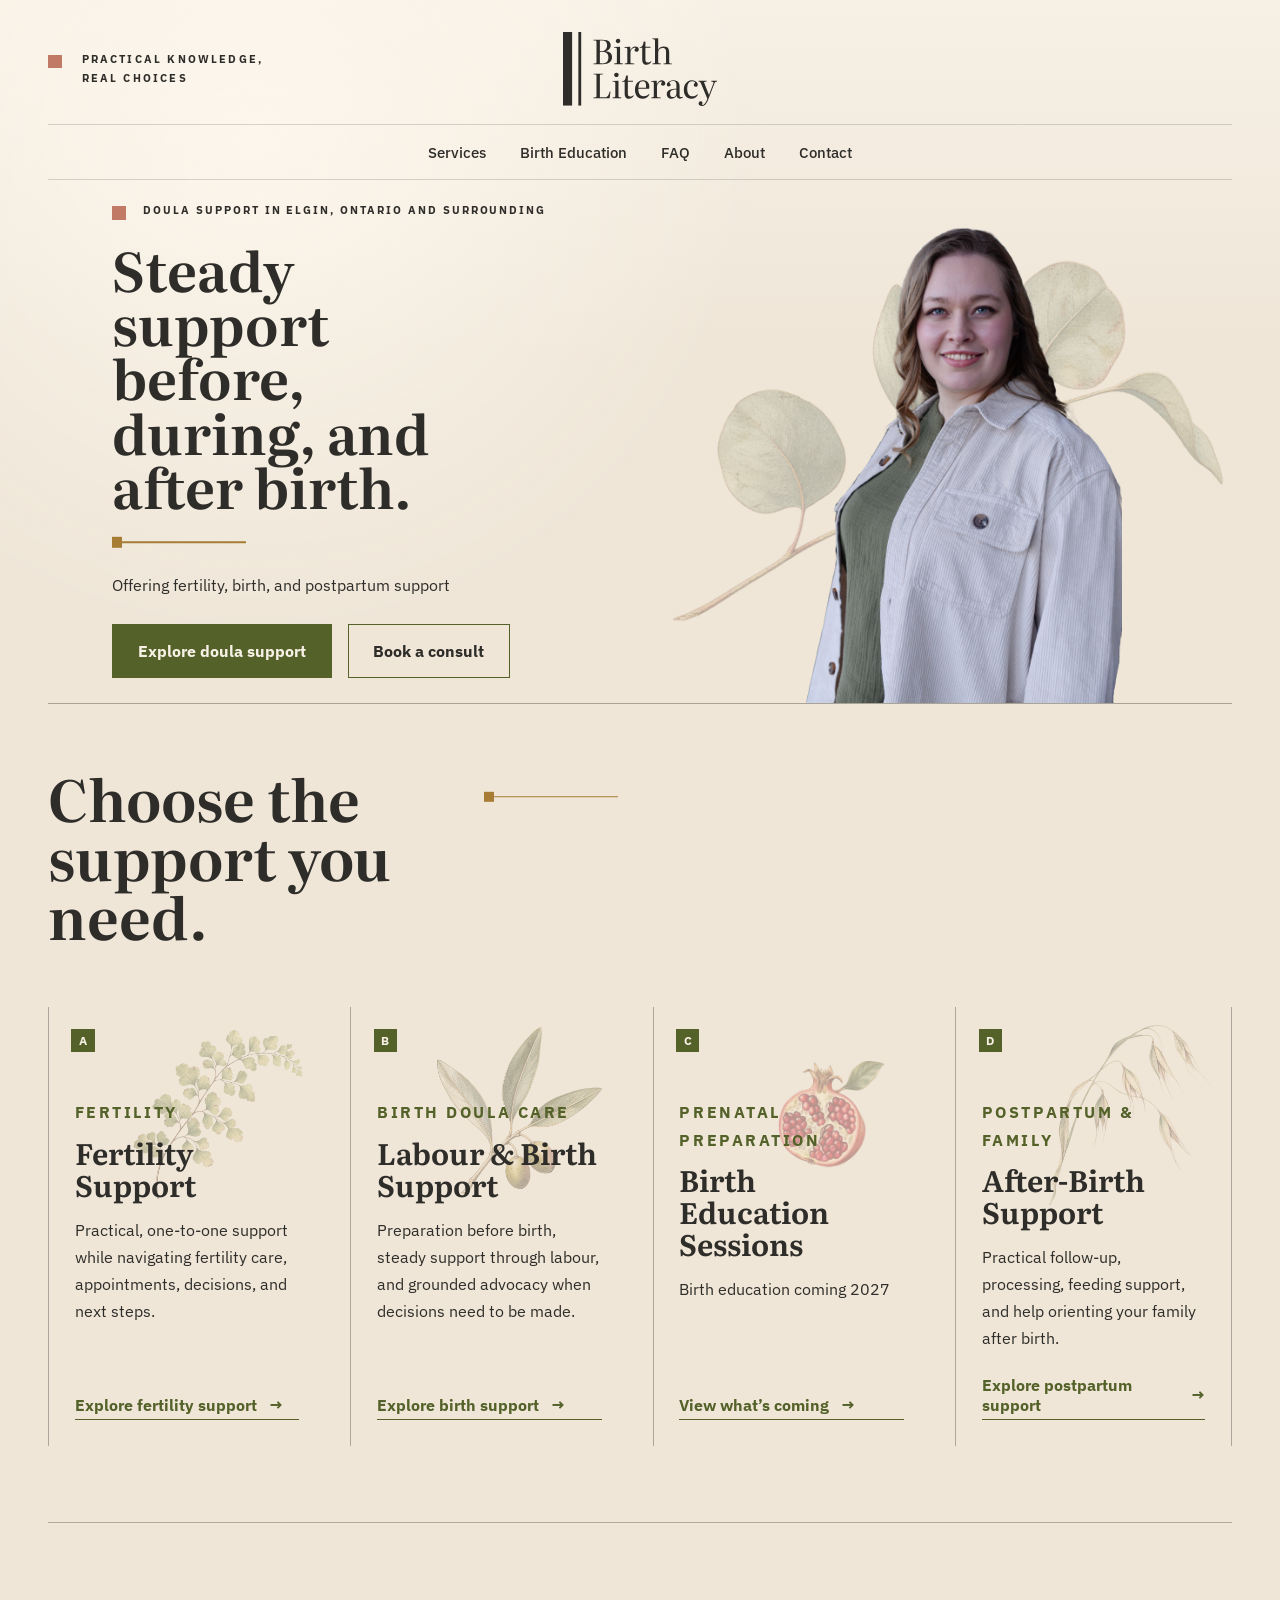
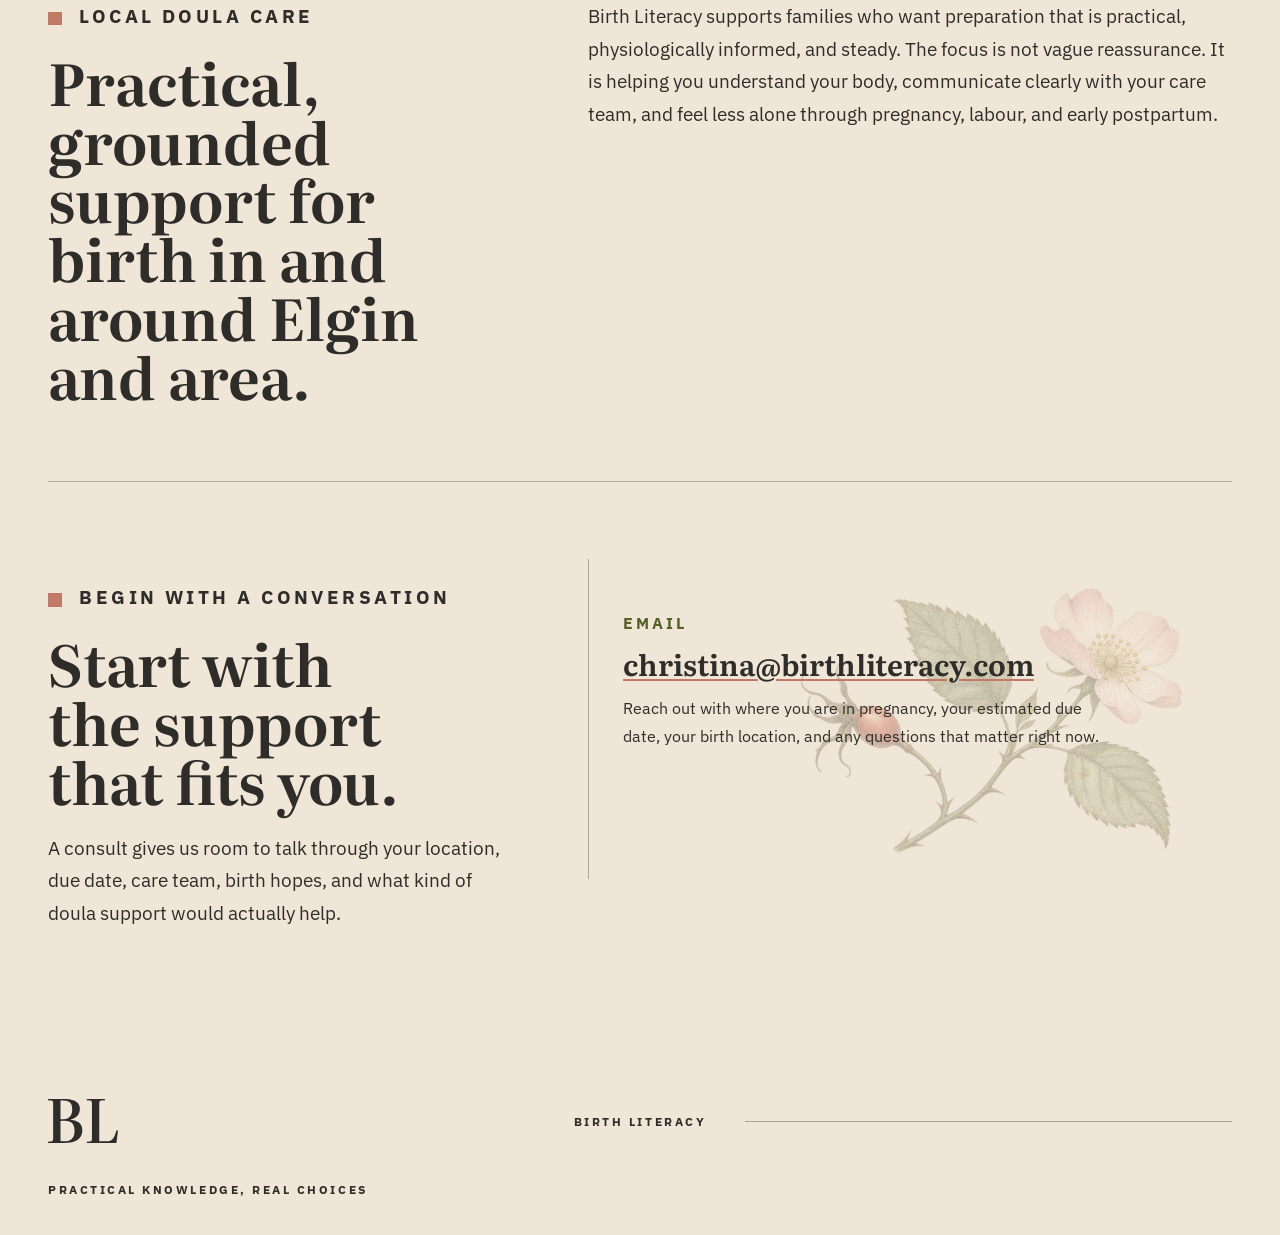
<file: index.html>
<!doctype html>
<html lang="en">
  <head>
    <meta charset="utf-8">
    <meta name="viewport" content="width=device-width, initial-scale=1">
    <meta name="description" content="Birth Literacy offers fertility, birth, and postpartum support for families in Elgin, Ontario and surrounding communities.">
    <title>Birth Literacy | Doula Support in Elgin, Ontario</title>
    <link rel="preconnect" href="https://fonts.googleapis.com">
    <link rel="preconnect" href="https://fonts.gstatic.com" crossorigin>
    <link href="https://fonts.googleapis.com/css2?family=IBM+Plex+Sans:wght@400;500;600;700&amp;family=Literata:opsz,wght@7..72,500;7..72,600;7..72,700&amp;display=swap" rel="stylesheet">
    <link rel="icon" href="assets/logo-condensed.svg" type="image/svg+xml">
    <link rel="stylesheet" href="styles.css">
  </head>
  <body>
    <a class="skip-link" href="#main">Skip to main content</a>

    <header class="site-header" data-header>
      <div class="masthead" aria-label="Birth Literacy">
        <p class="masthead__kicker">
          <span aria-hidden="true"></span>
          Practical knowledge,<br>
          real choices
        </p>

        <a class="brand" href="index.html" aria-label="Birth Literacy home">
          <img src="assets/logo.svg" width="271" height="131" alt="Birth Literacy">
        </a>

      </div>

      <div class="nav-shell">
        <button class="nav-toggle" type="button" aria-expanded="false" aria-controls="primary-navigation">
          <span class="nav-toggle__lines" aria-hidden="true"></span>
          <span class="nav-toggle__text">Menu</span>
        </button>

        <nav class="primary-nav" id="primary-navigation" aria-label="Primary navigation">
          <a href="services.html">Services</a>
          <a href="birth-education.html">Birth Education</a>
          <a href="faq.html">FAQ</a>
          <a href="about.html">About</a>
          <a href="contact.html">Contact</a>
        </nav>
      </div>
    </header>

    <main id="main">
      <section class="hero" id="top" aria-labelledby="hero-title">
        <div class="hero__content">
          <p class="eyebrow"><span aria-hidden="true"></span>Doula support in Elgin, Ontario and surrounding</p>
          <h1 id="hero-title">Steady support before, during, and after birth.</h1>
          <div class="measure-mark" aria-hidden="true"></div>
          <p class="hero__lede">Offering fertility, birth, and postpartum support</p>
          <div class="actions" aria-label="Primary actions">
            <a class="button button--primary" href="services.html">Explore doula support</a>
            <a class="button button--secondary" href="contact.html">Book a consult</a>
          </div>
        </div>

        <figure class="hero__figure">
          <img class="hero__botanical" src="assets/botanical-home-hero.png" width="1200" height="800" alt="" aria-hidden="true">
          <img class="hero__image" src="assets/christina-klassen-doula-home.png" width="1600" height="2400" alt="Christina Klassen, birth and postpartum doula" fetchpriority="high">
        </figure>
      </section>

      <div class="index-line" aria-hidden="true"><span></span></div>

      <section class="support-section" id="services" aria-labelledby="support-title">
        <div class="support-intro">
          <h2 id="support-title">Choose the support you need.</h2>
          <div class="measure-mark" aria-hidden="true"></div>
        </div>

        <div class="support-layout">
          <article class="support-feature support-feature--fertility">
            <span class="letter-marker">A</span>
            <img class="support-visual" src="assets/botanical-home-fertility.png" width="720" height="720" alt="" aria-hidden="true">
            <p class="card-label">Fertility</p>
            <h3>Fertility Support</h3>
            <p>Practical, one-to-one support while navigating fertility care, appointments, decisions, and next steps.</p>
            <a class="text-link" href="services.html#fertility">Explore fertility support <span aria-hidden="true">→</span></a>
          </article>

          <article class="support-feature support-feature--birth" id="doula-care">
            <span class="letter-marker">B</span>
            <img class="support-visual" src="assets/botanical-home-birth.png" width="720" height="720" alt="" aria-hidden="true">
            <p class="card-label">Birth Doula Care</p>
            <h3>Labour &amp; Birth Support</h3>
            <p>Preparation before birth, steady support through labour, and grounded advocacy when decisions need to be made.</p>
            <a class="text-link" href="services.html#birth-doula">Explore birth support <span aria-hidden="true">→</span></a>
          </article>

          <article class="support-feature support-feature--doula">
            <span class="letter-marker">C</span>
            <img class="support-visual" src="assets/botanical-home-education.png" width="720" height="720" alt="" aria-hidden="true">
            <p class="card-label">Prenatal Preparation</p>
            <h3>Birth Education Sessions</h3>
            <p>Birth education coming 2027</p>
            <a class="text-link" href="birth-education.html">View what’s coming <span aria-hidden="true">→</span></a>
          </article>

          <article class="support-feature support-feature--postpartum" aria-labelledby="support-page-title">
            <span class="letter-marker">D</span>
            <img class="support-visual support-visual--note" src="assets/botanical-home-postpartum.png" width="720" height="720" alt="" aria-hidden="true">
            <p class="card-label">Postpartum &amp; Family</p>
            <h3 id="support-page-title">After-Birth Support</h3>
            <p>Practical follow-up, processing, feeding support, and help orienting your family after birth.</p>
            <a class="text-link" href="services.html#postpartum">Explore postpartum support <span aria-hidden="true">→</span></a>
          </article>
        </div>
      </section>

      <section class="about-section" id="about" aria-labelledby="about-title">
        <div>
          <p class="eyebrow"><span aria-hidden="true"></span>Local doula care</p>
          <h2 id="about-title">Practical, grounded support for birth in and around Elgin and area.</h2>
        </div>
        <p>Birth Literacy supports families who want preparation that is practical, physiologically informed, and steady. The focus is not vague reassurance. It is helping you understand your body, communicate clearly with your care team, and feel less alone through pregnancy, labour, and early postpartum.</p>
      </section>

      <section class="contact-section" id="contact" aria-labelledby="contact-title">
        <div class="contact-copy">
          <p class="eyebrow"><span aria-hidden="true"></span>Begin with a conversation</p>
          <h2 id="contact-title">Start with the support that fits you.</h2>
          <p>A consult gives us room to talk through your location, due date, care team, birth hopes, and what kind of doula support would actually help.</p>
        </div>
        <aside class="contact-card" aria-label="Contact Birth Literacy">
          <img src="assets/botanical-home-contact.png" width="1200" height="800" alt="" aria-hidden="true">
          <div class="contact-card__body">
            <p class="card-label">Email</p>
            <a class="email-link" href="mailto:christina@birthliteracy.com">christina@birthliteracy.com</a>
            <p>Reach out with where you are in pregnancy, your estimated due date, your birth location, and any questions that matter right now.</p>
          </div>
        </aside>
      </section>
    </main>

    <footer class="site-footer">
      <img src="assets/logo-condensed.svg" width="70" height="44" alt="Birth Literacy">
      <p>Birth Literacy</p>
      <span aria-hidden="true"></span>
      <p>Practical knowledge, real choices</p>
    </footer>

    <script src="script.js"></script>
  </body>
</html>
</file>
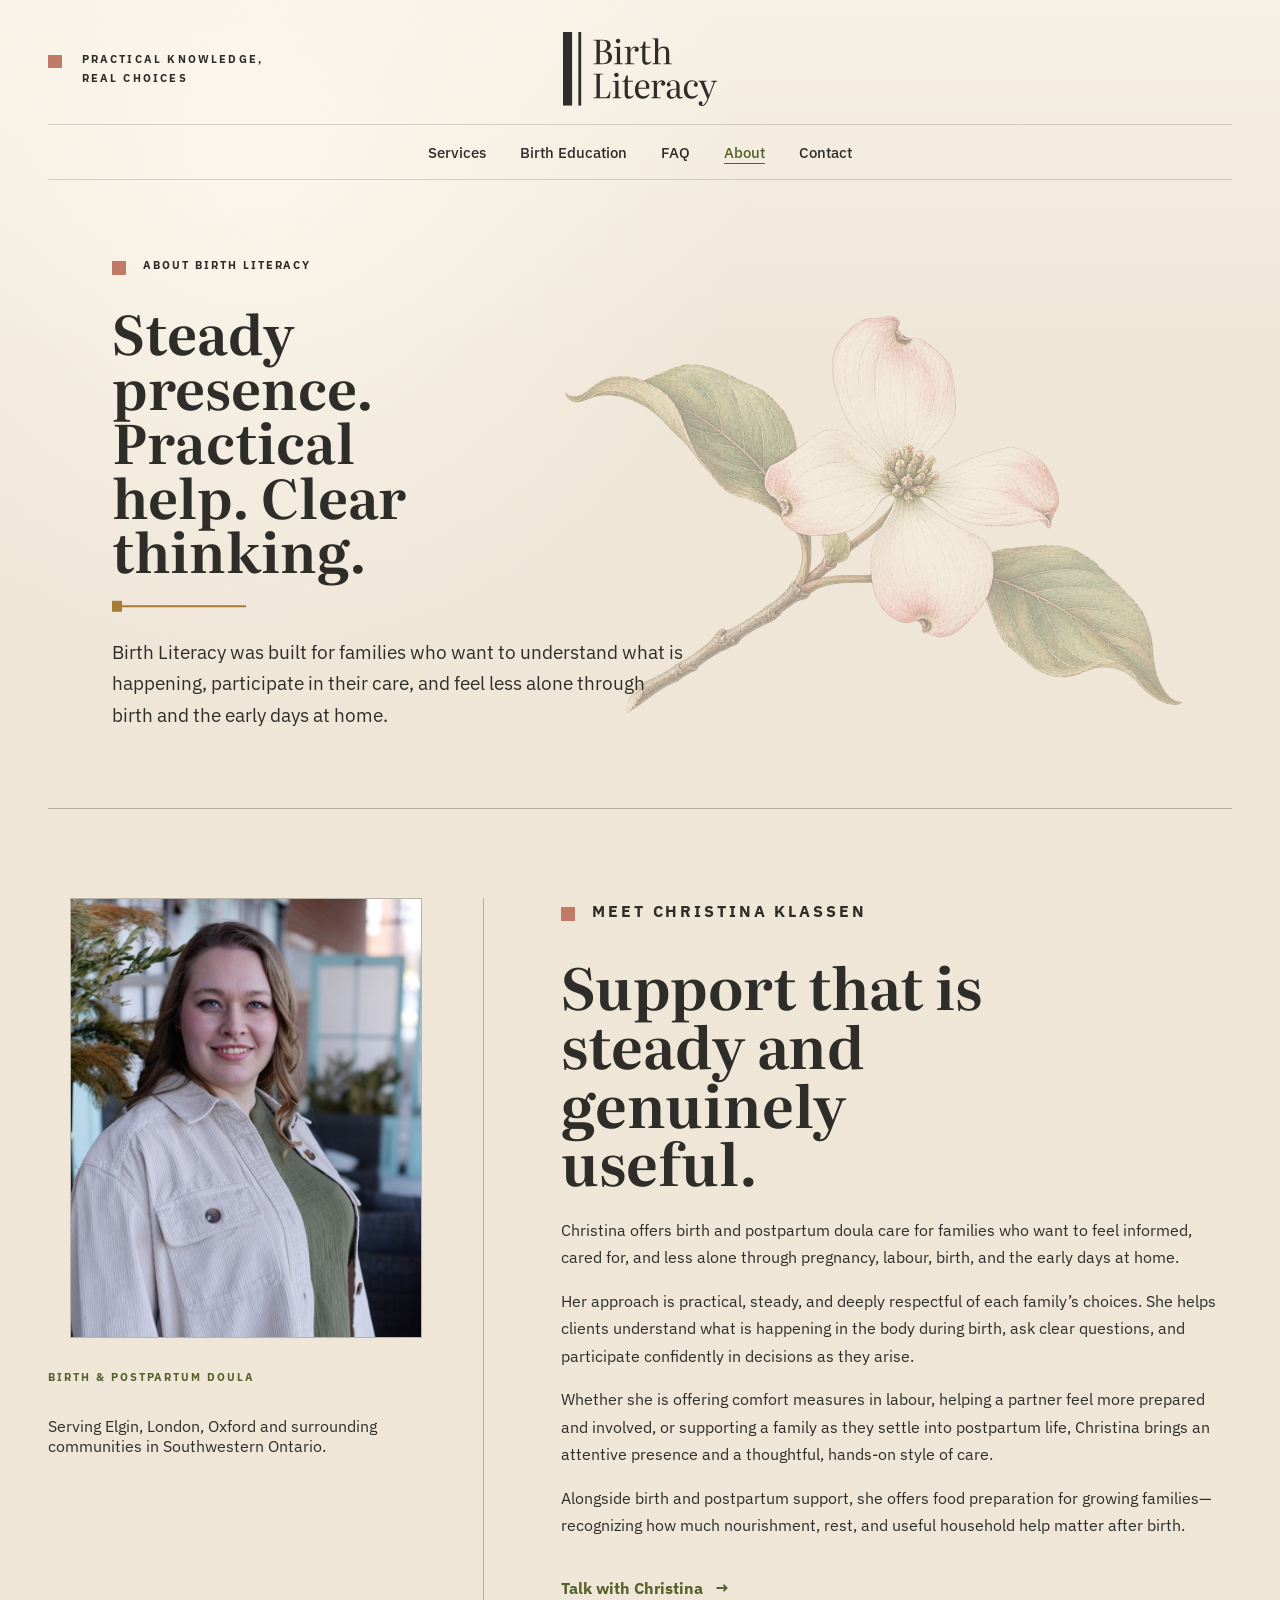
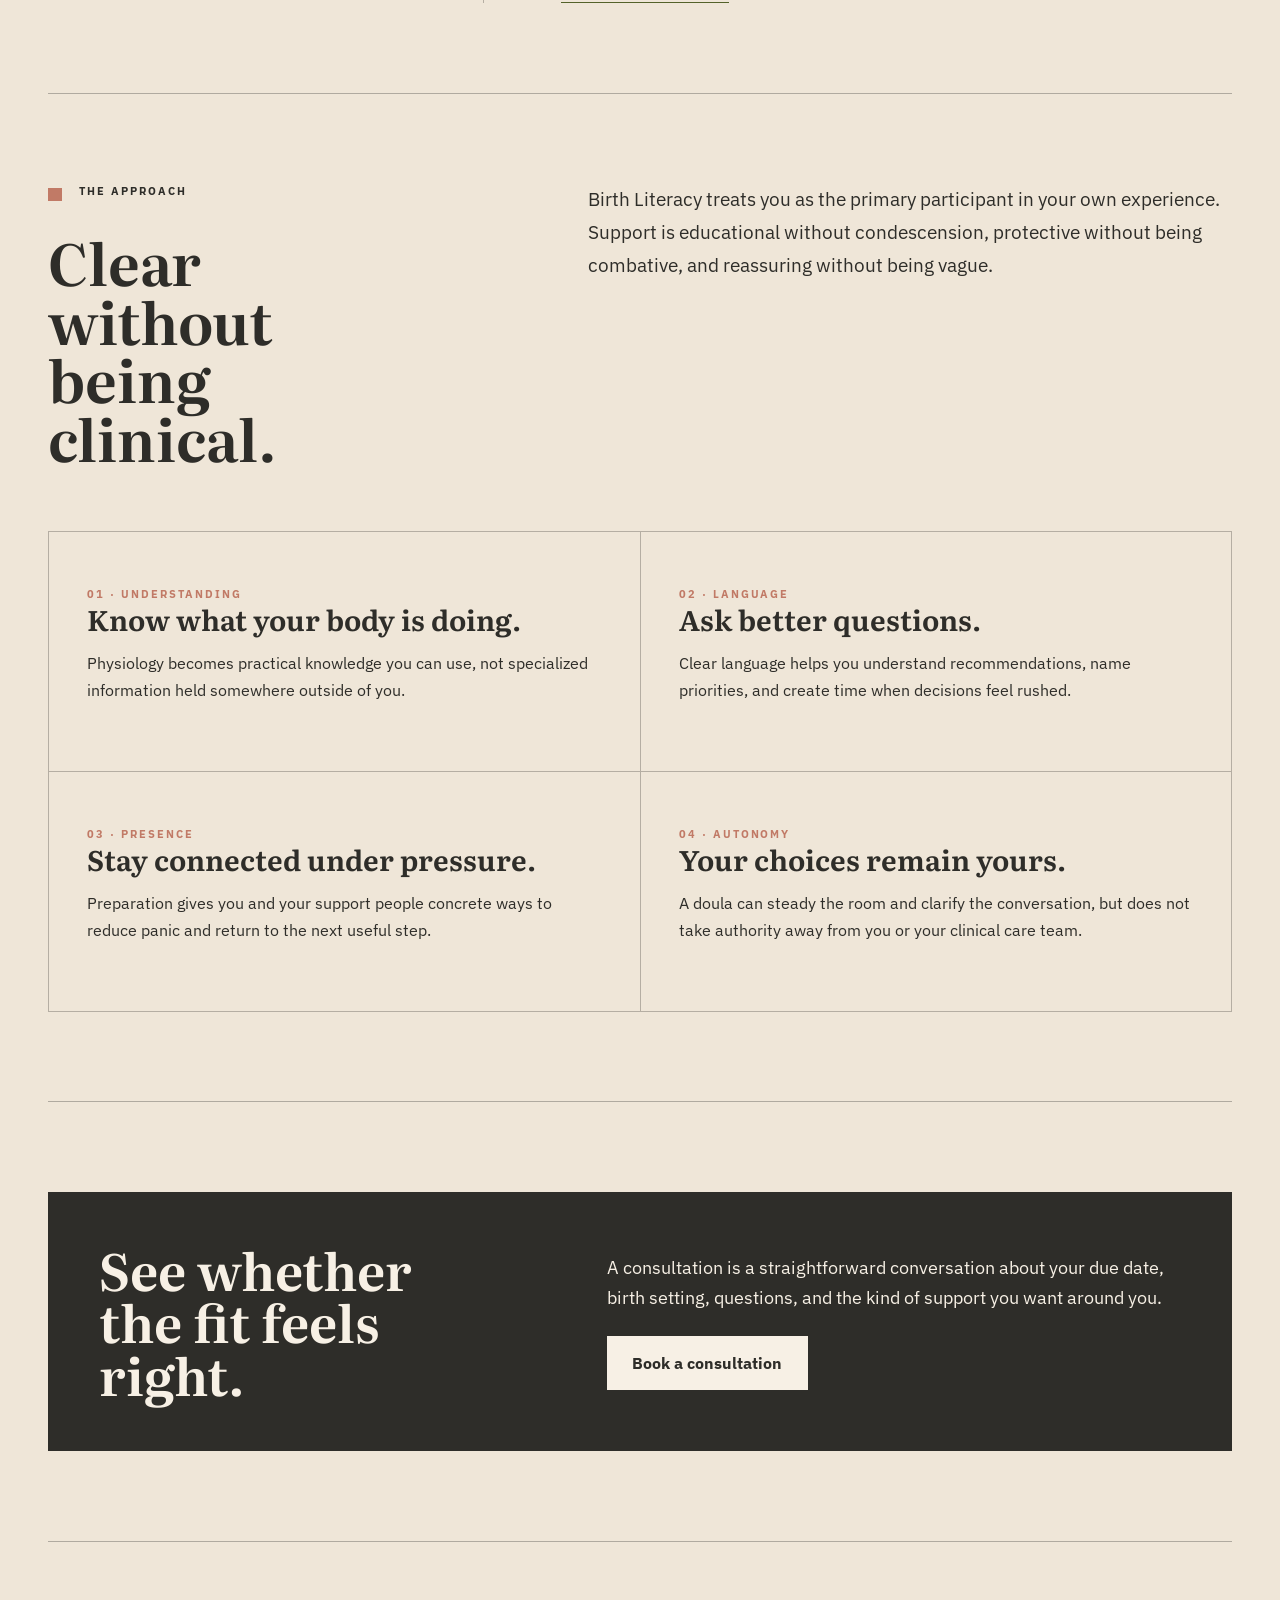
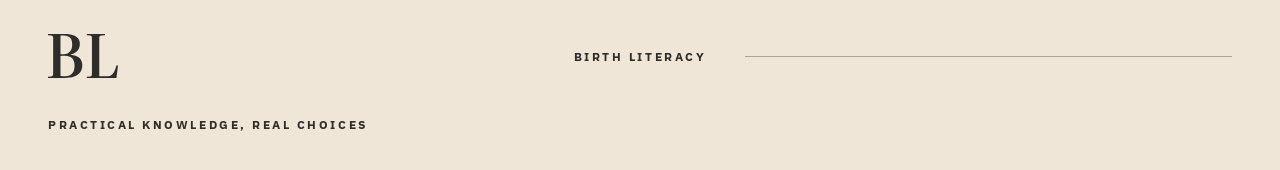
<file: about.html>
<!doctype html>
<html lang="en">
  <head>
    <meta charset="utf-8">
    <meta name="viewport" content="width=device-width, initial-scale=1">
    <meta name="description" content="Meet Christina Klassen, the birth and postpartum doula behind Birth Literacy, serving Elgin, London, Oxford, and surrounding communities.">
    <title>About Christina | Birth Literacy</title>
    <link rel="preconnect" href="https://fonts.googleapis.com">
    <link rel="preconnect" href="https://fonts.gstatic.com" crossorigin>
    <link href="https://fonts.googleapis.com/css2?family=IBM+Plex+Sans:wght@400;500;600;700&amp;family=Literata:opsz,wght@7..72,500;7..72,600;7..72,700&amp;display=swap" rel="stylesheet">
    <link rel="icon" href="assets/logo-condensed.svg" type="image/svg+xml">
    <link rel="stylesheet" href="styles.css">
  </head>
  <body>
    <a class="skip-link" href="#main">Skip to main content</a>
    <header class="site-header" data-header>
      <div class="masthead" aria-label="Birth Literacy">
        <p class="masthead__kicker"><span aria-hidden="true"></span>Practical knowledge,<br>real choices</p>
        <a class="brand" href="index.html" aria-label="Birth Literacy home"><img src="assets/logo.svg" width="271" height="131" alt="Birth Literacy"></a>
      </div>
      <div class="nav-shell">
        <button class="nav-toggle" type="button" aria-expanded="false" aria-controls="primary-navigation"><span class="nav-toggle__lines" aria-hidden="true"></span><span class="nav-toggle__text">Menu</span></button>
        <nav class="primary-nav" id="primary-navigation" aria-label="Primary navigation">
          <a href="services.html">Services</a>
          <a href="birth-education.html">Birth Education</a>
          <a href="faq.html">FAQ</a>
          <a href="about.html" aria-current="page">About</a>
          <a href="contact.html">Contact</a>
        </nav>
      </div>
    </header>

    <main class="page-main" id="main">
      <section class="page-hero" aria-labelledby="page-title">
        <div class="page-hero__copy">
          <p class="eyebrow"><span aria-hidden="true"></span>About Birth Literacy</p>
          <h1 id="page-title">Steady presence. Practical help. Clear thinking.</h1>
          <div class="measure-mark" aria-hidden="true"></div>
          <p class="page-hero__lede">Birth Literacy was built for families who want to understand what is happening, participate in their care, and feel less alone through birth and the early days at home.</p>
        </div>
        <figure class="page-hero__figure" aria-hidden="true">
          <img src="assets/botanical-about-hero.png" width="1200" height="800" alt="">
        </figure>
      </section>

      <section class="section-block" aria-labelledby="christina-title">
        <div class="about-profile">
          <aside class="about-profile__aside">
            <img class="about-profile__portrait" src="assets/christina-klassen-doula.jpg" width="1600" height="2400" alt="Christina Klassen, birth and postpartum doula" loading="lazy">
            <p class="card-label">Birth &amp; postpartum doula</p>
            <p>Serving Elgin, London, Oxford and surrounding communities in Southwestern Ontario.</p>
          </aside>
          <div class="editorial-copy">
            <p class="eyebrow"><span aria-hidden="true"></span>Meet Christina Klassen</p>
            <h2 id="christina-title">Support that is steady and genuinely useful.</h2>
            <p>Christina offers birth and postpartum doula care for families who want to feel informed, cared for, and less alone through pregnancy, labour, birth, and the early days at home.</p>
            <p>Her approach is practical, steady, and deeply respectful of each family’s choices. She helps clients understand what is happening in the body during birth, ask clear questions, and participate confidently in decisions as they arise.</p>
            <p>Whether she is offering comfort measures in labour, helping a partner feel more prepared and involved, or supporting a family as they settle into postpartum life, Christina brings an attentive presence and a thoughtful, hands-on style of care.</p>
            <p>Alongside birth and postpartum support, she offers food preparation for growing families—recognizing how much nourishment, rest, and useful household help matter after birth.</p>
            <a class="text-link" href="contact.html">Talk with Christina <span aria-hidden="true">→</span></a>
          </div>
        </div>
      </section>

      <section class="section-block" aria-labelledby="approach-title">
        <div class="section-heading">
          <div>
            <p class="eyebrow"><span aria-hidden="true"></span>The approach</p>
            <h2 id="approach-title">Clear without being clinical.</h2>
          </div>
          <p>Birth Literacy treats you as the primary participant in your own experience. Support is educational without condescension, protective without being combative, and reassuring without being vague.</p>
        </div>
        <div class="values-ledger">
          <article class="value-item">
            <p class="card-label">01 · Understanding</p>
            <h3>Know what your body is doing.</h3>
            <p>Physiology becomes practical knowledge you can use, not specialized information held somewhere outside of you.</p>
          </article>
          <article class="value-item">
            <p class="card-label">02 · Language</p>
            <h3>Ask better questions.</h3>
            <p>Clear language helps you understand recommendations, name priorities, and create time when decisions feel rushed.</p>
          </article>
          <article class="value-item">
            <p class="card-label">03 · Presence</p>
            <h3>Stay connected under pressure.</h3>
            <p>Preparation gives you and your support people concrete ways to reduce panic and return to the next useful step.</p>
          </article>
          <article class="value-item">
            <p class="card-label">04 · Autonomy</p>
            <h3>Your choices remain yours.</h3>
            <p>A doula can steady the room and clarify the conversation, but does not take authority away from you or your clinical care team.</p>
          </article>
        </div>
      </section>

      <section class="section-block">
        <div class="callout">
          <h2>See whether the fit feels right.</h2>
          <div>
            <p>A consultation is a straightforward conversation about your due date, birth setting, questions, and the kind of support you want around you.</p>
            <a class="button button--primary" href="contact.html">Book a consultation</a>
          </div>
        </div>
      </section>
    </main>

    <footer class="site-footer">
      <img src="assets/logo-condensed.svg" width="70" height="44" alt="Birth Literacy">
      <p>Birth Literacy</p><span aria-hidden="true"></span><p>Practical knowledge, real choices</p>
    </footer>
    <script src="script.js"></script>
  </body>
</html>
</file>
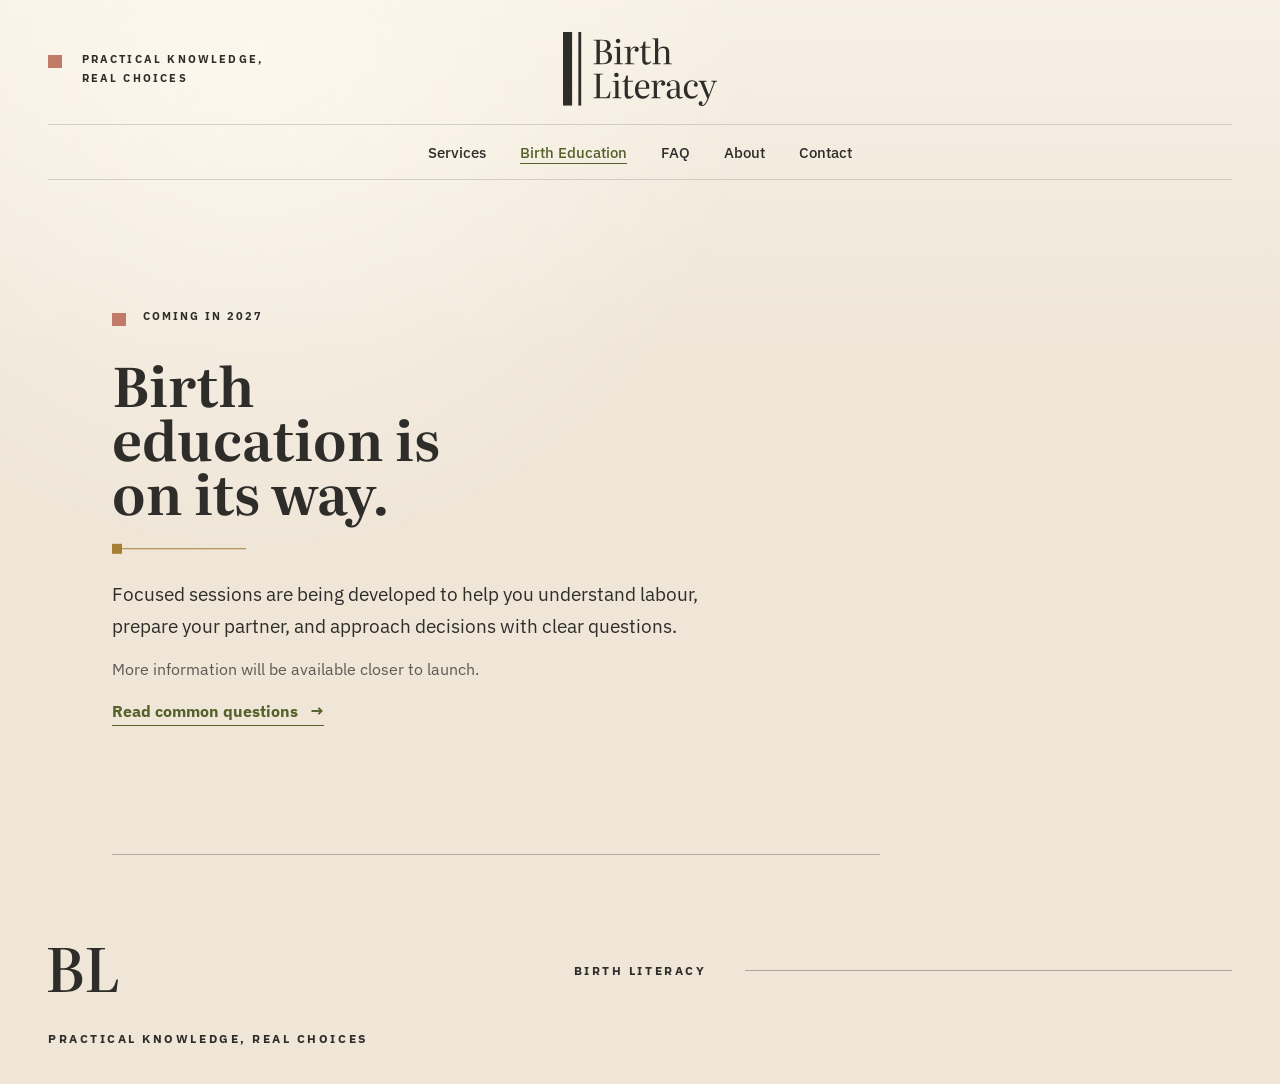
<file: birth-education.html>
<!doctype html>
<html lang="en">
  <head>
    <meta charset="utf-8">
    <meta name="viewport" content="width=device-width, initial-scale=1">
    <meta name="description" content="Birth Literacy education sessions are coming in 2027.">
    <title>Birth Education | Birth Literacy</title>
    <link rel="preconnect" href="https://fonts.googleapis.com">
    <link rel="preconnect" href="https://fonts.gstatic.com" crossorigin>
    <link href="https://fonts.googleapis.com/css2?family=IBM+Plex+Sans:wght@400;500;600;700&amp;family=Literata:opsz,wght@7..72,500;7..72,600;7..72,700&amp;display=swap" rel="stylesheet">
    <link rel="icon" href="assets/logo-condensed.svg" type="image/svg+xml">
    <link rel="stylesheet" href="styles.css">
  </head>
  <body>
    <a class="skip-link" href="#main">Skip to main content</a>
    <header class="site-header" data-header>
      <div class="masthead" aria-label="Birth Literacy">
        <p class="masthead__kicker"><span aria-hidden="true"></span>Practical knowledge,<br>real choices</p>
        <a class="brand" href="index.html" aria-label="Birth Literacy home"><img src="assets/logo.svg" width="271" height="131" alt="Birth Literacy"></a>
      </div>
      <div class="nav-shell">
        <button class="nav-toggle" type="button" aria-expanded="false" aria-controls="primary-navigation"><span class="nav-toggle__lines" aria-hidden="true"></span><span class="nav-toggle__text">Menu</span></button>
        <nav class="primary-nav" id="primary-navigation" aria-label="Primary navigation">
          <a href="services.html">Services</a>
          <a href="birth-education.html" aria-current="page">Birth Education</a>
          <a href="faq.html">FAQ</a>
          <a href="about.html">About</a>
          <a href="contact.html">Contact</a>
        </nav>
      </div>
    </header>

    <main class="page-main education-page" id="main">
      <section class="education-coming-soon" aria-labelledby="page-title">
        <p class="eyebrow"><span aria-hidden="true"></span>Coming in 2027</p>
        <h1 id="page-title">Birth education is on its way.</h1>
        <div class="measure-mark" aria-hidden="true"></div>
        <p class="education-coming-soon__lede">Focused sessions are being developed to help you understand labour, prepare your partner, and approach decisions with clear questions.</p>
        <p>More information will be available closer to launch.</p>
        <a class="text-link" href="faq.html">Read common questions <span aria-hidden="true">→</span></a>
      </section>
    </main>

    <footer class="site-footer">
      <img src="assets/logo-condensed.svg" width="70" height="44" alt="Birth Literacy">
      <p>Birth Literacy</p><span aria-hidden="true"></span><p>Practical knowledge, real choices</p>
    </footer>
    <script src="script.js"></script>
  </body>
</html>
</file>
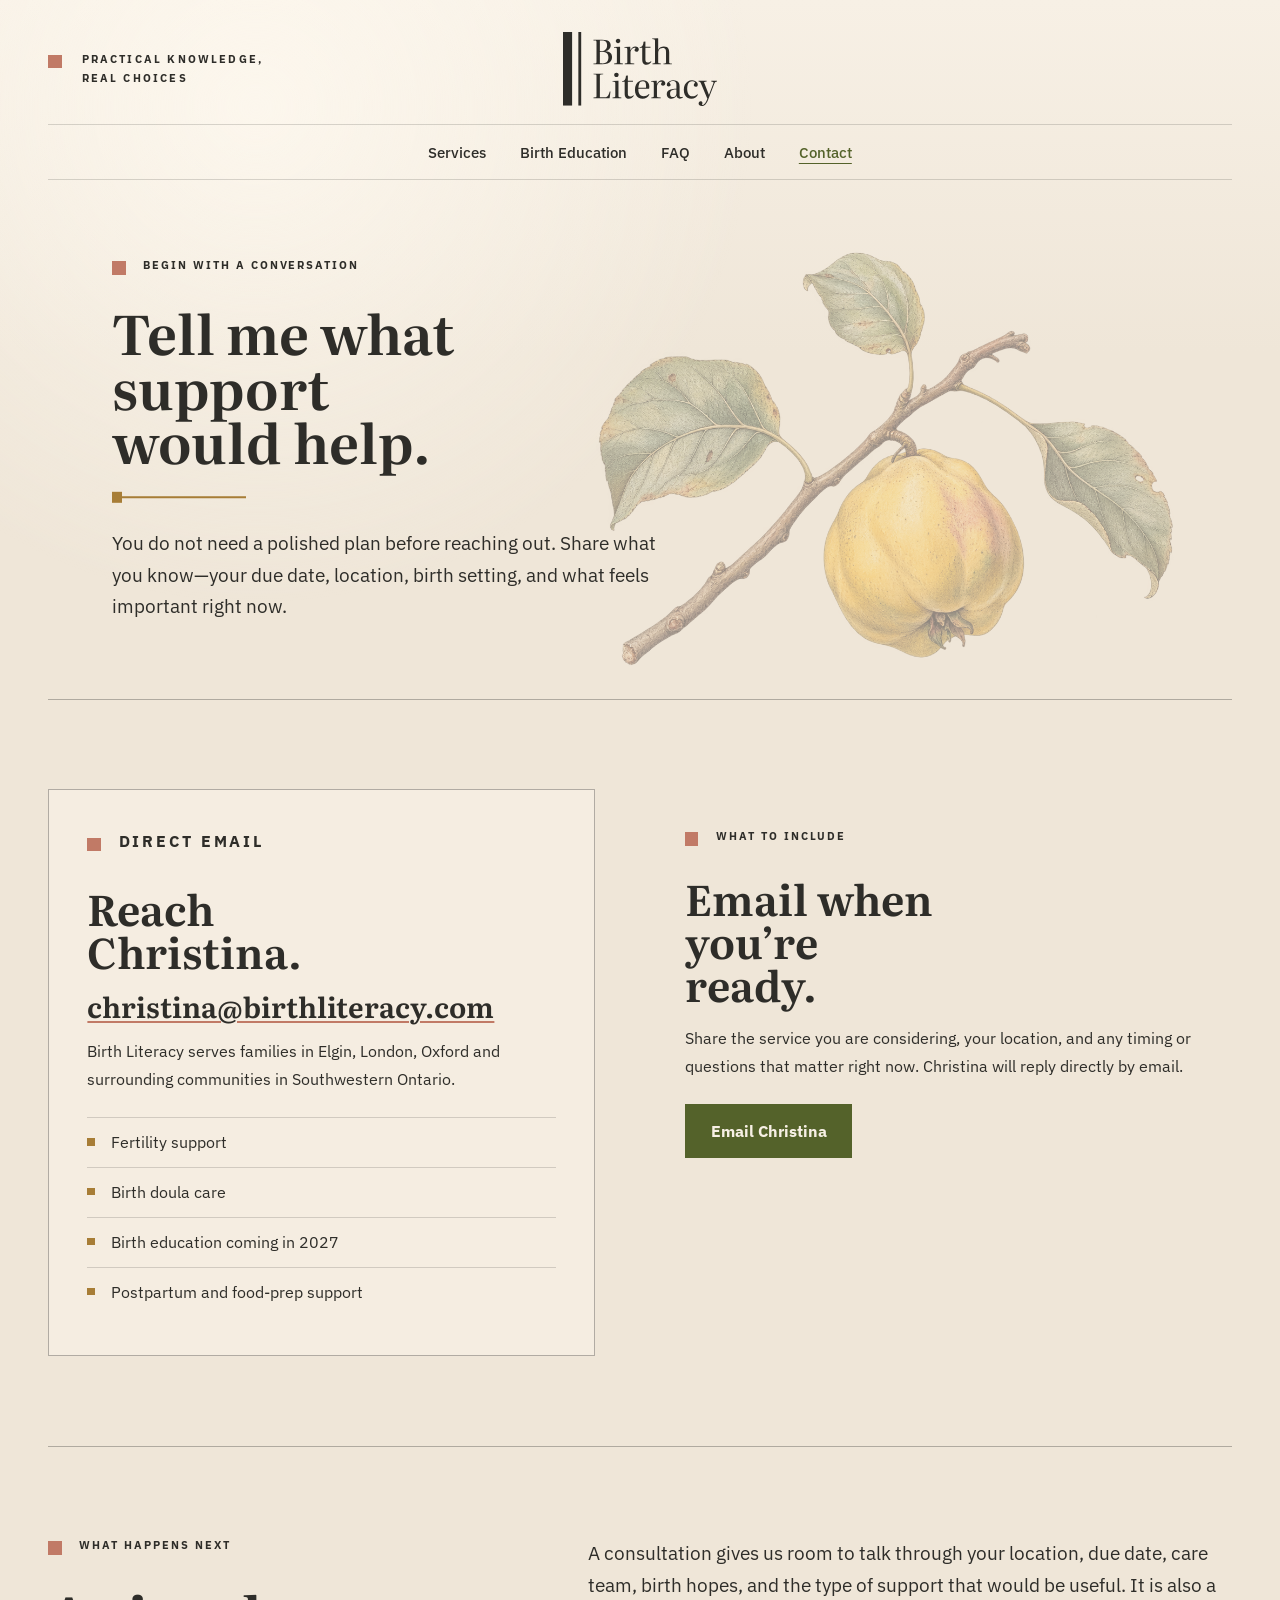
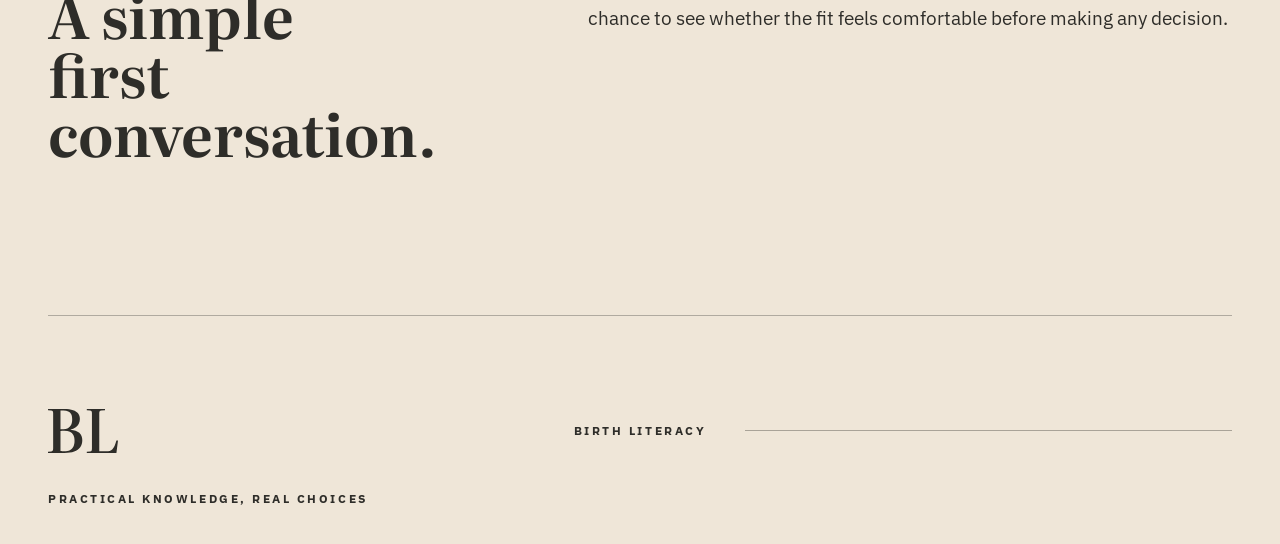
<file: contact.html>
<!doctype html>
<html lang="en">
  <head>
    <meta charset="utf-8">
    <meta name="viewport" content="width=device-width, initial-scale=1">
    <meta name="description" content="Contact Birth Literacy to ask about fertility, birth doula, birth education, or postpartum support in Elgin, London, Oxford, and surrounding communities.">
    <title>Contact | Birth Literacy</title>
    <link rel="preconnect" href="https://fonts.googleapis.com">
    <link rel="preconnect" href="https://fonts.gstatic.com" crossorigin>
    <link href="https://fonts.googleapis.com/css2?family=IBM+Plex+Sans:wght@400;500;600;700&amp;family=Literata:opsz,wght@7..72,500;7..72,600;7..72,700&amp;display=swap" rel="stylesheet">
    <link rel="icon" href="assets/logo-condensed.svg" type="image/svg+xml">
    <link rel="stylesheet" href="styles.css">
  </head>
  <body>
    <a class="skip-link" href="#main">Skip to main content</a>
    <header class="site-header" data-header>
      <div class="masthead" aria-label="Birth Literacy">
        <p class="masthead__kicker"><span aria-hidden="true"></span>Practical knowledge,<br>real choices</p>
        <a class="brand" href="index.html" aria-label="Birth Literacy home"><img src="assets/logo.svg" width="271" height="131" alt="Birth Literacy"></a>
      </div>
      <div class="nav-shell">
        <button class="nav-toggle" type="button" aria-expanded="false" aria-controls="primary-navigation"><span class="nav-toggle__lines" aria-hidden="true"></span><span class="nav-toggle__text">Menu</span></button>
        <nav class="primary-nav" id="primary-navigation" aria-label="Primary navigation">
          <a href="services.html">Services</a>
          <a href="birth-education.html">Birth Education</a>
          <a href="faq.html">FAQ</a>
          <a href="about.html">About</a>
          <a href="contact.html" aria-current="page">Contact</a>
        </nav>
      </div>
    </header>

    <main class="page-main" id="main">
      <section class="page-hero" aria-labelledby="page-title">
        <div class="page-hero__copy">
          <p class="eyebrow"><span aria-hidden="true"></span>Begin with a conversation</p>
          <h1 id="page-title">Tell me what support would help.</h1>
          <div class="measure-mark" aria-hidden="true"></div>
          <p class="page-hero__lede">You do not need a polished plan before reaching out. Share what you know—your due date, location, birth setting, and what feels important right now.</p>
        </div>
        <figure class="page-hero__figure" aria-hidden="true">
          <img src="assets/botanical-contact-hero.png" width="1200" height="800" alt="">
        </figure>
      </section>

      <section class="section-block" aria-labelledby="contact-title">
        <div class="contact-grid">
          <aside class="contact-panel">
            <p class="eyebrow"><span aria-hidden="true"></span>Direct email</p>
            <h2 id="contact-title">Reach Christina.</h2>
            <a class="email-link" href="mailto:christina@birthliteracy.com">christina@birthliteracy.com</a>
            <p>Birth Literacy serves families in Elgin, London, Oxford and surrounding communities in Southwestern Ontario.</p>
            <ul class="plain-list">
              <li>Fertility support</li>
              <li>Birth doula care</li>
              <li>Birth education coming in 2027</li>
              <li>Postpartum and food-prep support</li>
            </ul>
          </aside>
          <div class="contact-direct">
            <p class="eyebrow"><span aria-hidden="true"></span>What to include</p>
            <h2>Email when you’re ready.</h2>
            <p>Share the service you are considering, your location, and any timing or questions that matter right now. Christina will reply directly by email.</p>
            <a class="button button--primary" href="mailto:christina@birthliteracy.com">Email Christina</a>
          </div>
        </div>
      </section>

      <section class="section-block" aria-labelledby="consult-title">
        <div class="section-heading">
          <div>
            <p class="eyebrow"><span aria-hidden="true"></span>What happens next</p>
            <h2 id="consult-title">A simple first conversation.</h2>
          </div>
          <p>A consultation gives us room to talk through your location, due date, care team, birth hopes, and the type of support that would be useful. It is also a chance to see whether the fit feels comfortable before making any decision.</p>
        </div>
      </section>
    </main>

    <footer class="site-footer">
      <img src="assets/logo-condensed.svg" width="70" height="44" alt="Birth Literacy">
      <p>Birth Literacy</p><span aria-hidden="true"></span><p>Practical knowledge, real choices</p>
    </footer>
    <script src="script.js"></script>
  </body>
</html>
</file>
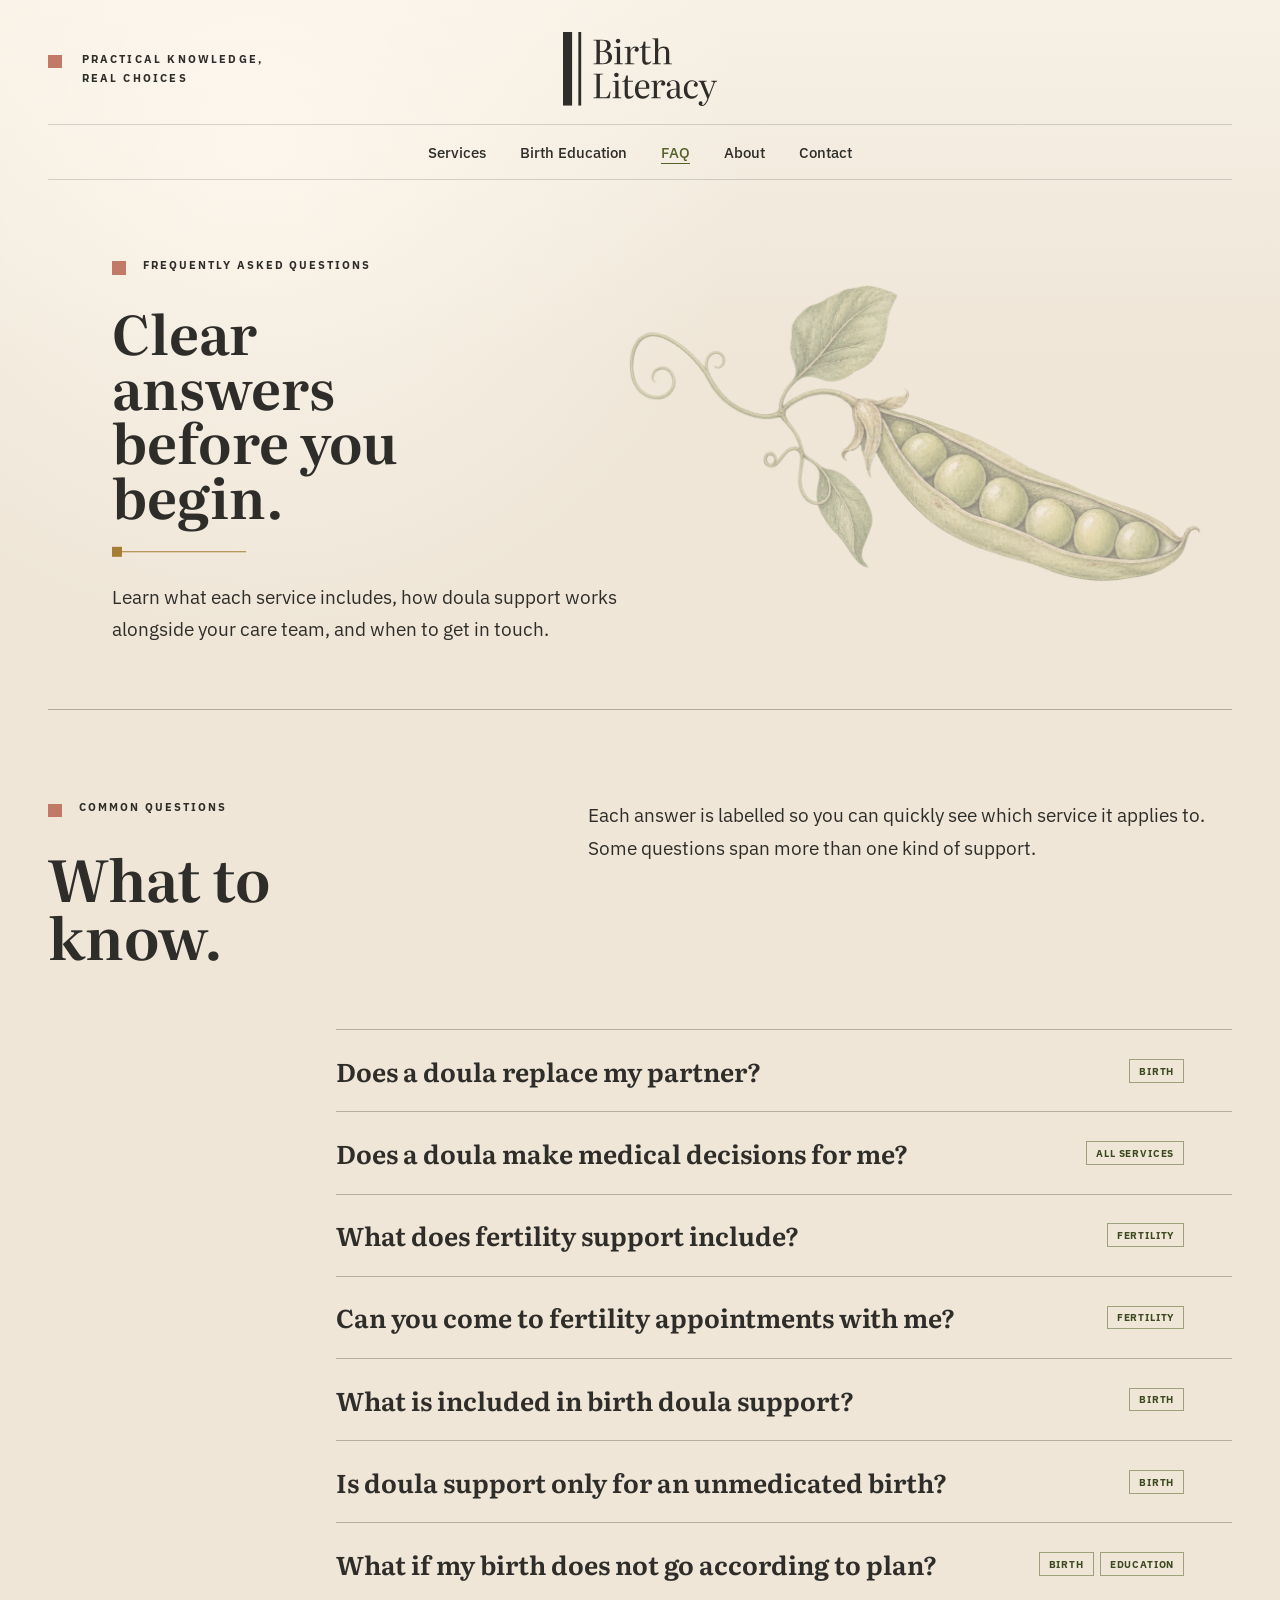
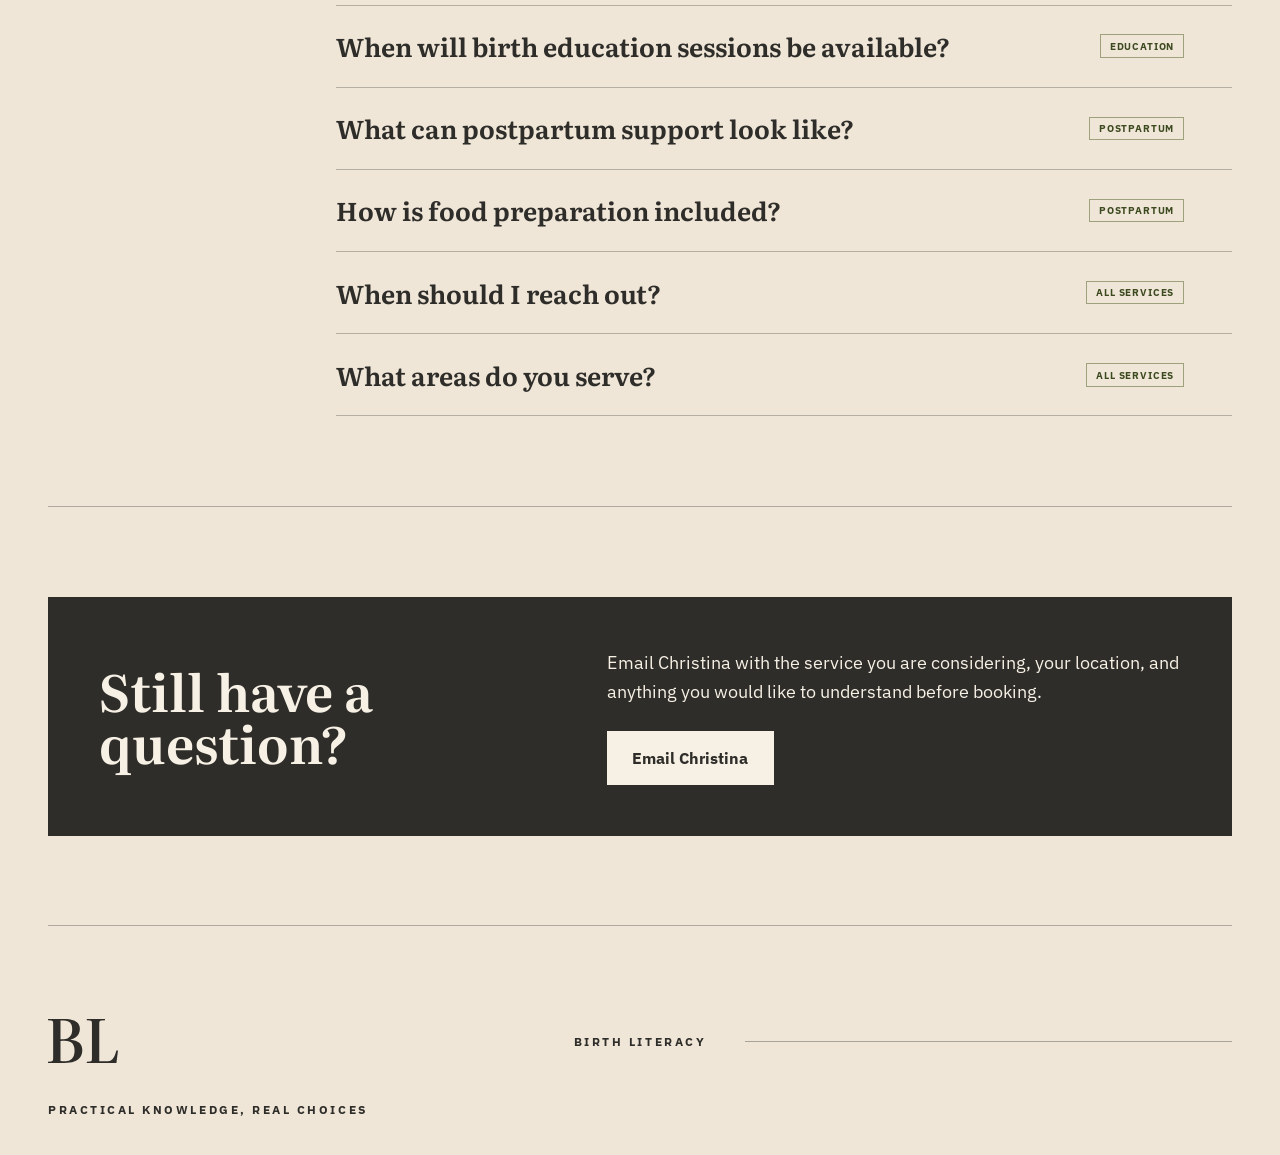
<file: faq.html>
<!doctype html>
<html lang="en">
  <head>
    <meta charset="utf-8">
    <meta name="viewport" content="width=device-width, initial-scale=1">
    <meta name="description" content="Answers to common questions about Birth Literacy fertility, birth doula, birth education, and postpartum support.">
    <title>Frequently Asked Questions | Birth Literacy</title>
    <link rel="preconnect" href="https://fonts.googleapis.com">
    <link rel="preconnect" href="https://fonts.gstatic.com" crossorigin>
    <link href="https://fonts.googleapis.com/css2?family=IBM+Plex+Sans:wght@400;500;600;700&amp;family=Literata:opsz,wght@7..72,500;7..72,600;7..72,700&amp;display=swap" rel="stylesheet">
    <link rel="icon" href="assets/logo-condensed.svg" type="image/svg+xml">
    <link rel="stylesheet" href="styles.css">
  </head>
  <body>
    <a class="skip-link" href="#main">Skip to main content</a>
    <header class="site-header" data-header>
      <div class="masthead" aria-label="Birth Literacy">
        <p class="masthead__kicker"><span aria-hidden="true"></span>Practical knowledge,<br>real choices</p>
        <a class="brand" href="index.html" aria-label="Birth Literacy home"><img src="assets/logo.svg" width="271" height="131" alt="Birth Literacy"></a>
      </div>
      <div class="nav-shell">
        <button class="nav-toggle" type="button" aria-expanded="false" aria-controls="primary-navigation"><span class="nav-toggle__lines" aria-hidden="true"></span><span class="nav-toggle__text">Menu</span></button>
        <nav class="primary-nav" id="primary-navigation" aria-label="Primary navigation">
          <a href="services.html">Services</a>
          <a href="birth-education.html">Birth Education</a>
          <a href="faq.html" aria-current="page">FAQ</a>
          <a href="about.html">About</a>
          <a href="contact.html">Contact</a>
        </nav>
      </div>
    </header>

    <main class="page-main" id="main">
      <section class="page-hero page-hero--compact" aria-labelledby="page-title">
        <div class="page-hero__copy">
          <p class="eyebrow"><span aria-hidden="true"></span>Frequently asked questions</p>
          <h1 id="page-title">Clear answers before you begin.</h1>
          <div class="measure-mark" aria-hidden="true"></div>
          <p class="page-hero__lede">Learn what each service includes, how doula support works alongside your care team, and when to get in touch.</p>
        </div>
        <figure class="page-hero__figure" aria-hidden="true">
          <img src="assets/botanical-faq-hero.png" width="1200" height="800" alt="">
        </figure>
      </section>

      <section class="section-block" aria-labelledby="faq-title">
        <div class="section-heading">
          <div>
            <p class="eyebrow"><span aria-hidden="true"></span>Common questions</p>
            <h2 id="faq-title">What to know.</h2>
          </div>
          <p>Each answer is labelled so you can quickly see which service it applies to. Some questions span more than one kind of support.</p>
        </div>
        <div class="faq-list">
          <details>
            <summary><span>Does a doula replace my partner?</span><span class="faq-tags"><span>Birth</span></span></summary>
            <p>No. A doula can help you and your partner feel more prepared and less alone, while offering continuous knowledge and hands-on support to both of you.</p>
          </details>
          <details>
            <summary><span>Does a doula make medical decisions for me?</span><span class="faq-tags"><span>All services</span></span></summary>
            <p>No. A doula does not speak for you, diagnose, or give medical advice. She can help you understand the conversation, remember your questions, and create room for you to decide.</p>
          </details>
          <details>
            <summary><span>What does fertility support include?</span><span class="faq-tags"><span>Fertility</span></span></summary>
            <p>Fertility support includes general reproductive education to help you understand reproductive anatomy, menstrual cycles, and fertility. It can also include preparing for appointments, organizing questions, processing options or changing plans, and helping partners communicate through uncertainty. It is non-clinical and shaped around what would be most useful to you.</p>
          </details>
          <details>
            <summary><span>Can you come to fertility appointments with me?</span><span class="faq-tags"><span>Fertility</span></span></summary>
            <p>Appointment support may depend on location, clinic policies, timing, and availability. Email Christina with the details so you can discuss what is possible and whether another form of preparation or follow-up would fit better.</p>
          </details>
          <details>
            <summary><span>What is included in birth doula support?</span><span class="faq-tags"><span>Birth</span></span></summary>
            <p>Birth doula care includes prenatal preparation, partner support, practical comfort measures, continuous in-person support through active labour and birth, non-clinical help with communication, and a post-birth follow-up.</p>
          </details>
          <details>
            <summary><span>Is doula support only for an unmedicated birth?</span><span class="faq-tags"><span>Birth</span></span></summary>
            <p>No. Doula support can be useful across hospital, birth-centre, and home settings, whether or not you plan to use pain medication. The focus is preparation, practical support, and adapting to what unfolds.</p>
          </details>
          <details>
            <summary><span>What if my birth does not go according to plan?</span><span class="faq-tags"><span>Birth</span><span>Education</span></span></summary>
            <p>A birth plan is most useful as a preparation process, not a promise. Knowing your priorities and decision-making questions can still help when circumstances change, and doula support adapts with you.</p>
          </details>
          <details>
            <summary><span>When will birth education sessions be available?</span><span class="faq-tags"><span>Education</span></span></summary>
            <p>Birth education sessions are planned for later in 2027, with a start date still to be confirmed. The sessions will focus on physiology, informed consent, comfort measures, common interventions, partner preparation, and early postpartum planning.</p>
          </details>
          <details>
            <summary><span>What can postpartum support look like?</span><span class="faq-tags"><span>Postpartum</span></span></summary>
            <p>Postpartum support is shaped around your home and family. It may include processing the birth, newborn and early-feeding support within doula scope, nourishment, food preparation, rest planning, and help finding a workable family rhythm.</p>
          </details>
          <details>
            <summary><span>How is food preparation included?</span><span class="faq-tags"><span>Postpartum</span></span></summary>
            <p>Food preparation can be part of practical postpartum care, helping reduce the household load while supporting nourishment and rest. The details are discussed in advance around your family’s needs and preferences.</p>
          </details>
          <details>
            <summary><span>When should I reach out?</span><span class="faq-tags"><span>All services</span></span></summary>
            <p>You can reach out whenever you begin considering support. Earlier contact allows more time to plan and check availability, but a later conversation can still be useful.</p>
          </details>
          <details>
            <summary><span>What areas do you serve?</span><span class="faq-tags"><span>All services</span></span></summary>
            <p>Birth Literacy serves Elgin, London, Oxford and surrounding communities in Southwestern Ontario. Contact Christina with your location to confirm availability.</p>
          </details>
        </div>
      </section>

      <section class="section-block">
        <div class="callout">
          <h2>Still have a question?</h2>
          <div>
            <p>Email Christina with the service you are considering, your location, and anything you would like to understand before booking.</p>
            <a class="button button--primary" href="mailto:christina@birthliteracy.com">Email Christina</a>
          </div>
        </div>
      </section>
    </main>

    <footer class="site-footer">
      <img src="assets/logo-condensed.svg" width="70" height="44" alt="Birth Literacy">
      <p>Birth Literacy</p><span aria-hidden="true"></span><p>Practical knowledge, real choices</p>
    </footer>
    <script src="script.js"></script>
  </body>
</html>
</file>
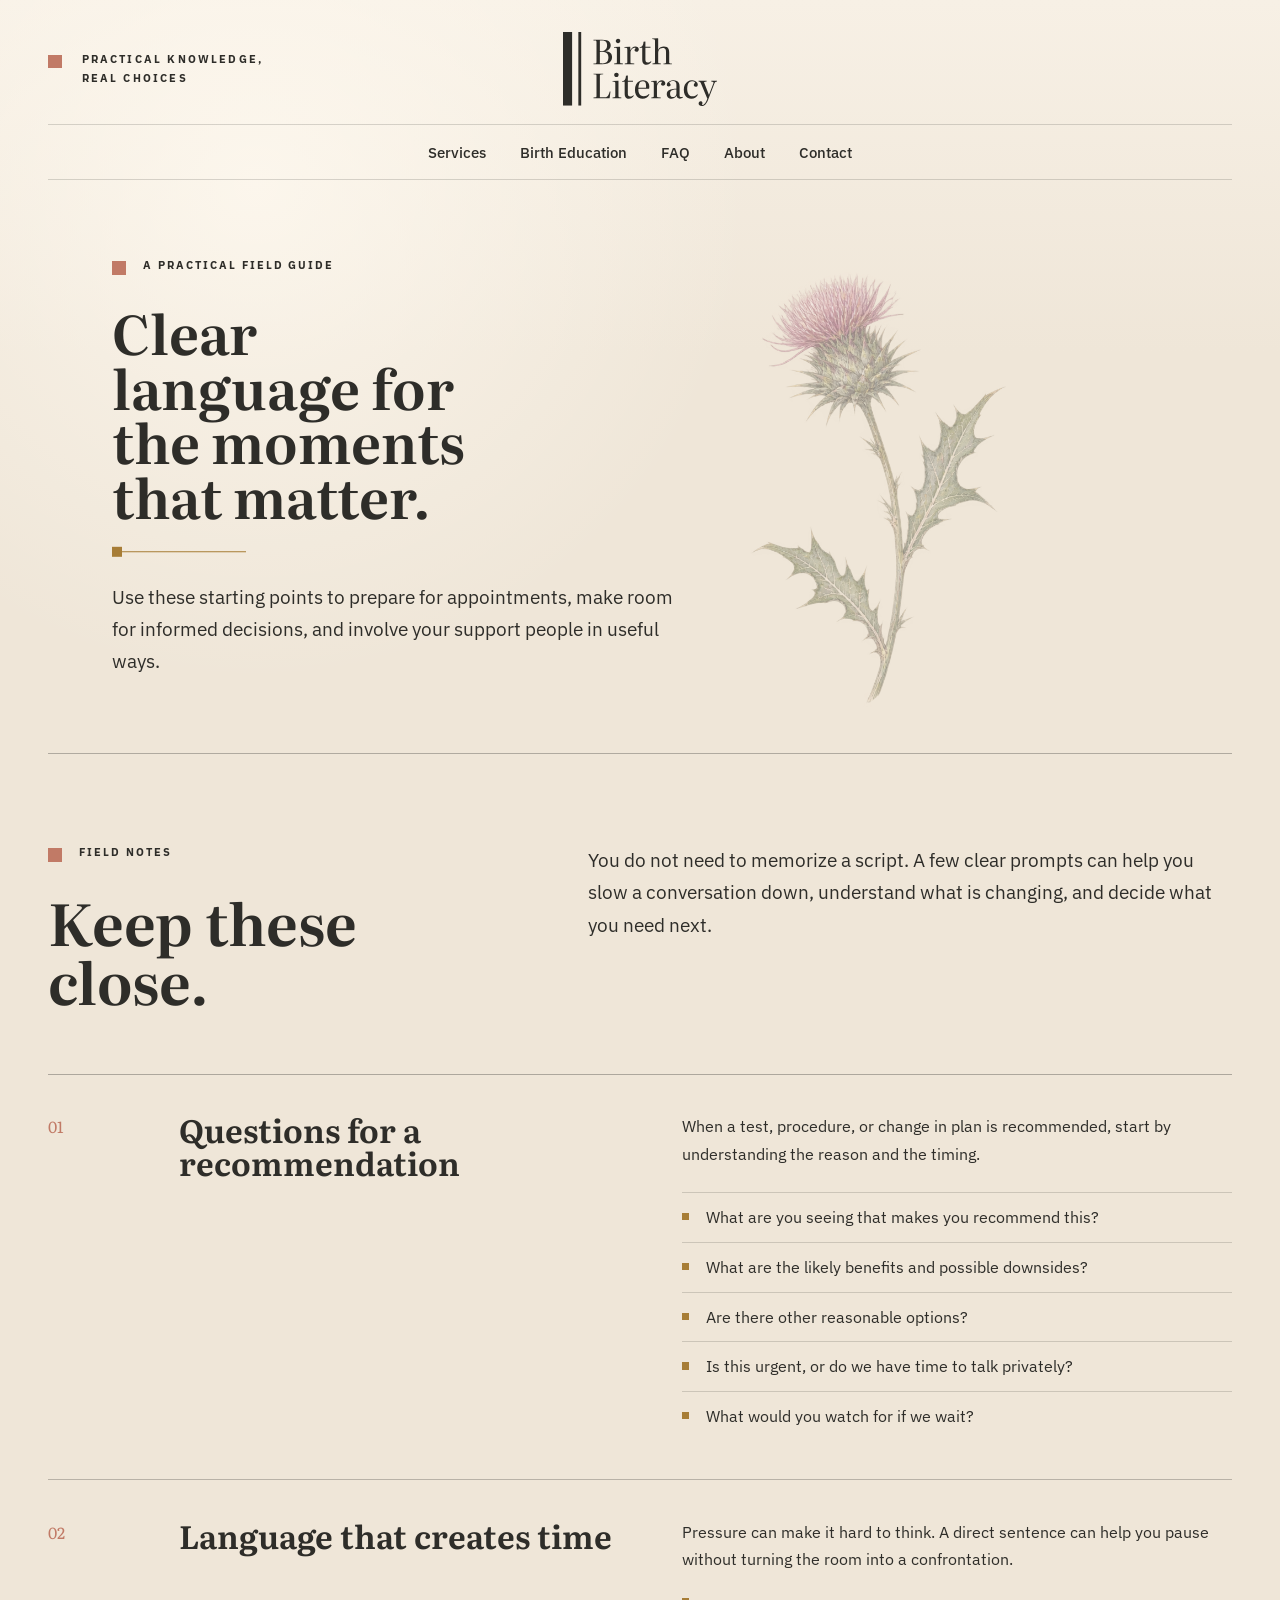
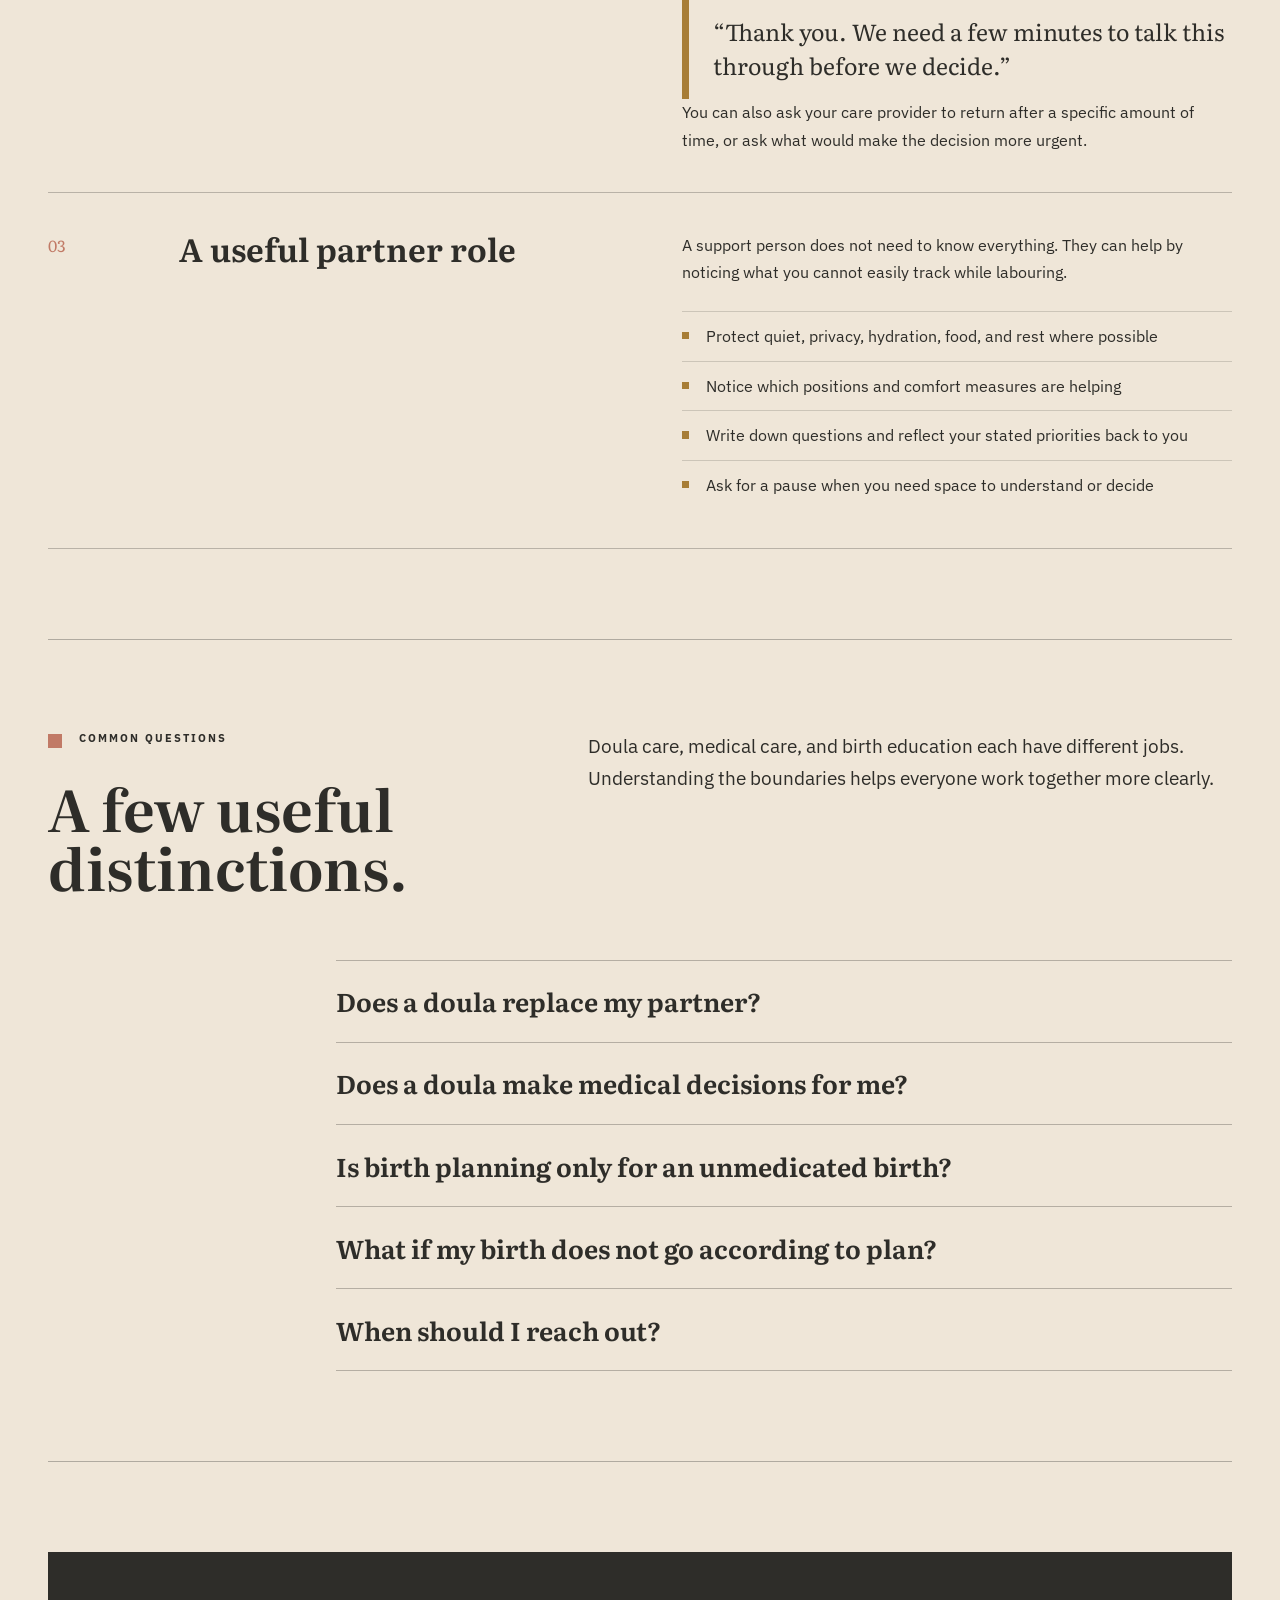
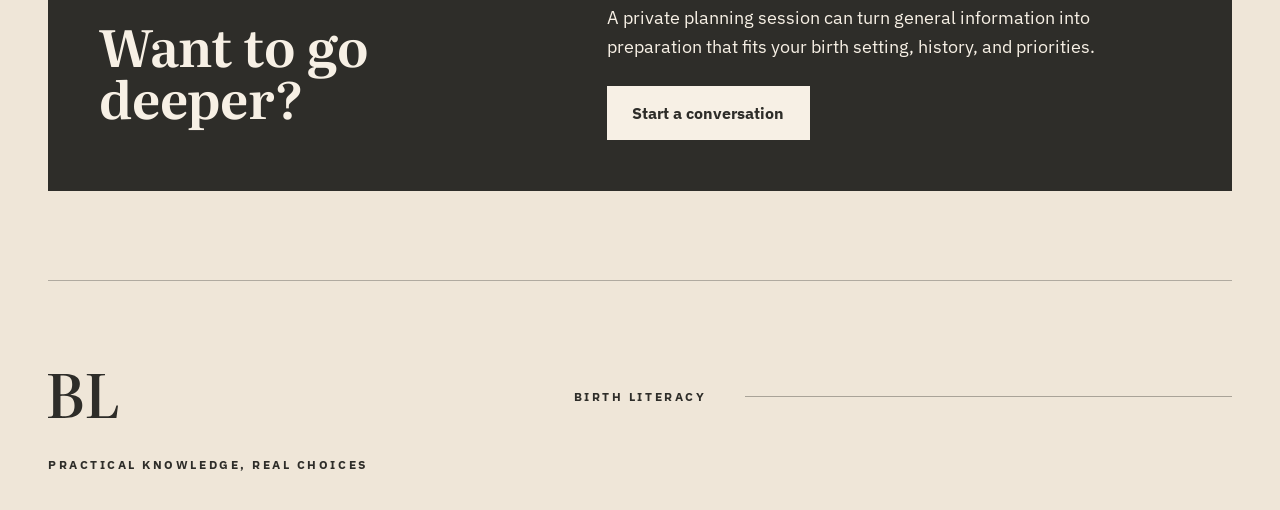
<file: resources.html>
<!doctype html>
<html lang="en">
  <head>
    <meta charset="utf-8">
    <meta name="viewport" content="width=device-width, initial-scale=1">
    <meta name="description" content="Practical birth questions, decision-making language, and preparation resources from Birth Literacy.">
    <meta name="robots" content="noindex, nofollow">
    <title>Birth Resources | Birth Literacy</title>
    <link rel="preconnect" href="https://fonts.googleapis.com">
    <link rel="preconnect" href="https://fonts.gstatic.com" crossorigin>
    <link href="https://fonts.googleapis.com/css2?family=IBM+Plex+Sans:wght@400;500;600;700&amp;family=Literata:opsz,wght@7..72,500;7..72,600;7..72,700&amp;display=swap" rel="stylesheet">
    <link rel="icon" href="assets/logo-condensed.svg" type="image/svg+xml">
    <link rel="stylesheet" href="styles.css">
  </head>
  <body>
    <a class="skip-link" href="#main">Skip to main content</a>
    <header class="site-header" data-header>
      <div class="masthead" aria-label="Birth Literacy">
        <p class="masthead__kicker"><span aria-hidden="true"></span>Practical knowledge,<br>real choices</p>
        <a class="brand" href="index.html" aria-label="Birth Literacy home"><img src="assets/logo.svg" width="271" height="131" alt="Birth Literacy"></a>
      </div>
      <div class="nav-shell">
        <button class="nav-toggle" type="button" aria-expanded="false" aria-controls="primary-navigation"><span class="nav-toggle__lines" aria-hidden="true"></span><span class="nav-toggle__text">Menu</span></button>
        <nav class="primary-nav" id="primary-navigation" aria-label="Primary navigation">
          <a href="services.html">Services</a>
          <a href="birth-education.html">Birth Education</a>
          <a href="faq.html">FAQ</a>
          <a href="about.html">About</a>
          <a href="contact.html">Contact</a>
        </nav>
      </div>
    </header>

    <main class="page-main" id="main">
      <section class="page-hero" aria-labelledby="page-title">
        <div class="page-hero__copy">
          <p class="eyebrow"><span aria-hidden="true"></span>A practical field guide</p>
          <h1 id="page-title">Clear language for the moments that matter.</h1>
          <div class="measure-mark" aria-hidden="true"></div>
          <p class="page-hero__lede">Use these starting points to prepare for appointments, make room for informed decisions, and involve your support people in useful ways.</p>
        </div>
        <figure class="page-hero__figure" aria-hidden="true">
          <img src="assets/botanical-resources-hero.png" width="1200" height="800" alt="">
        </figure>
      </section>

      <section class="section-block" aria-labelledby="field-notes-title">
        <div class="section-heading">
          <div>
            <p class="eyebrow"><span aria-hidden="true"></span>Field notes</p>
            <h2 id="field-notes-title">Keep these close.</h2>
          </div>
          <p>You do not need to memorize a script. A few clear prompts can help you slow a conversation down, understand what is changing, and decide what you need next.</p>
        </div>

        <div class="resource-list">
          <article class="resource-entry">
            <p class="resource-entry__number">01</p>
            <h2>Questions for a recommendation</h2>
            <div class="resource-entry__body">
              <p>When a test, procedure, or change in plan is recommended, start by understanding the reason and the timing.</p>
              <ul class="plain-list">
                <li>What are you seeing that makes you recommend this?</li>
                <li>What are the likely benefits and possible downsides?</li>
                <li>Are there other reasonable options?</li>
                <li>Is this urgent, or do we have time to talk privately?</li>
                <li>What would you watch for if we wait?</li>
              </ul>
            </div>
          </article>

          <article class="resource-entry">
            <p class="resource-entry__number">02</p>
            <h2>Language that creates time</h2>
            <div class="resource-entry__body">
              <p>Pressure can make it hard to think. A direct sentence can help you pause without turning the room into a confrontation.</p>
              <blockquote>“Thank you. We need a few minutes to talk this through before we decide.”</blockquote>
              <p>You can also ask your care provider to return after a specific amount of time, or ask what would make the decision more urgent.</p>
            </div>
          </article>

          <article class="resource-entry">
            <p class="resource-entry__number">03</p>
            <h2>A useful partner role</h2>
            <div class="resource-entry__body">
              <p>A support person does not need to know everything. They can help by noticing what you cannot easily track while labouring.</p>
              <ul class="plain-list">
                <li>Protect quiet, privacy, hydration, food, and rest where possible</li>
                <li>Notice which positions and comfort measures are helping</li>
                <li>Write down questions and reflect your stated priorities back to you</li>
                <li>Ask for a pause when you need space to understand or decide</li>
              </ul>
            </div>
          </article>
        </div>
      </section>

      <section class="section-block" aria-labelledby="faq-title">
        <div class="section-heading">
          <div>
            <p class="eyebrow"><span aria-hidden="true"></span>Common questions</p>
            <h2 id="faq-title">A few useful distinctions.</h2>
          </div>
          <p>Doula care, medical care, and birth education each have different jobs. Understanding the boundaries helps everyone work together more clearly.</p>
        </div>
        <div class="faq-list">
          <details>
            <summary>Does a doula replace my partner?</summary>
            <p>No. A doula can help you and your partner feel more prepared and less alone, while offering continuous knowledge and hands-on support to both of you.</p>
          </details>
          <details>
            <summary>Does a doula make medical decisions for me?</summary>
            <p>No. A doula does not speak for you, diagnose, or give medical advice. She can help you understand the conversation, remember your questions, and make room for you to decide.</p>
          </details>
          <details>
            <summary>Is birth planning only for an unmedicated birth?</summary>
            <p>No. Preparation is useful across hospital, birth-centre, and home settings, and whether you plan to use pain medication or not. The goal is understanding and adaptability.</p>
          </details>
          <details>
            <summary>What if my birth does not go according to plan?</summary>
            <p>A birth plan is most useful as a preparation process, not a promise. Knowing your priorities and decision-making questions can still help when circumstances change.</p>
          </details>
          <details>
            <summary>When should I reach out?</summary>
            <p>You can reach out at any point in pregnancy. Earlier contact gives more time for preparation, but a later conversation can still be useful if availability allows.</p>
          </details>
        </div>
      </section>

      <section class="section-block">
        <div class="callout">
          <h2>Want to go deeper?</h2>
          <div>
            <p>A private planning session can turn general information into preparation that fits your birth setting, history, and priorities.</p>
            <a class="button button--primary" href="contact.html">Start a conversation</a>
          </div>
        </div>
      </section>
    </main>

    <footer class="site-footer">
      <img src="assets/logo-condensed.svg" width="70" height="44" alt="Birth Literacy">
      <p>Birth Literacy</p><span aria-hidden="true"></span><p>Practical knowledge, real choices</p>
    </footer>
    <script src="script.js"></script>
  </body>
</html>
</file>
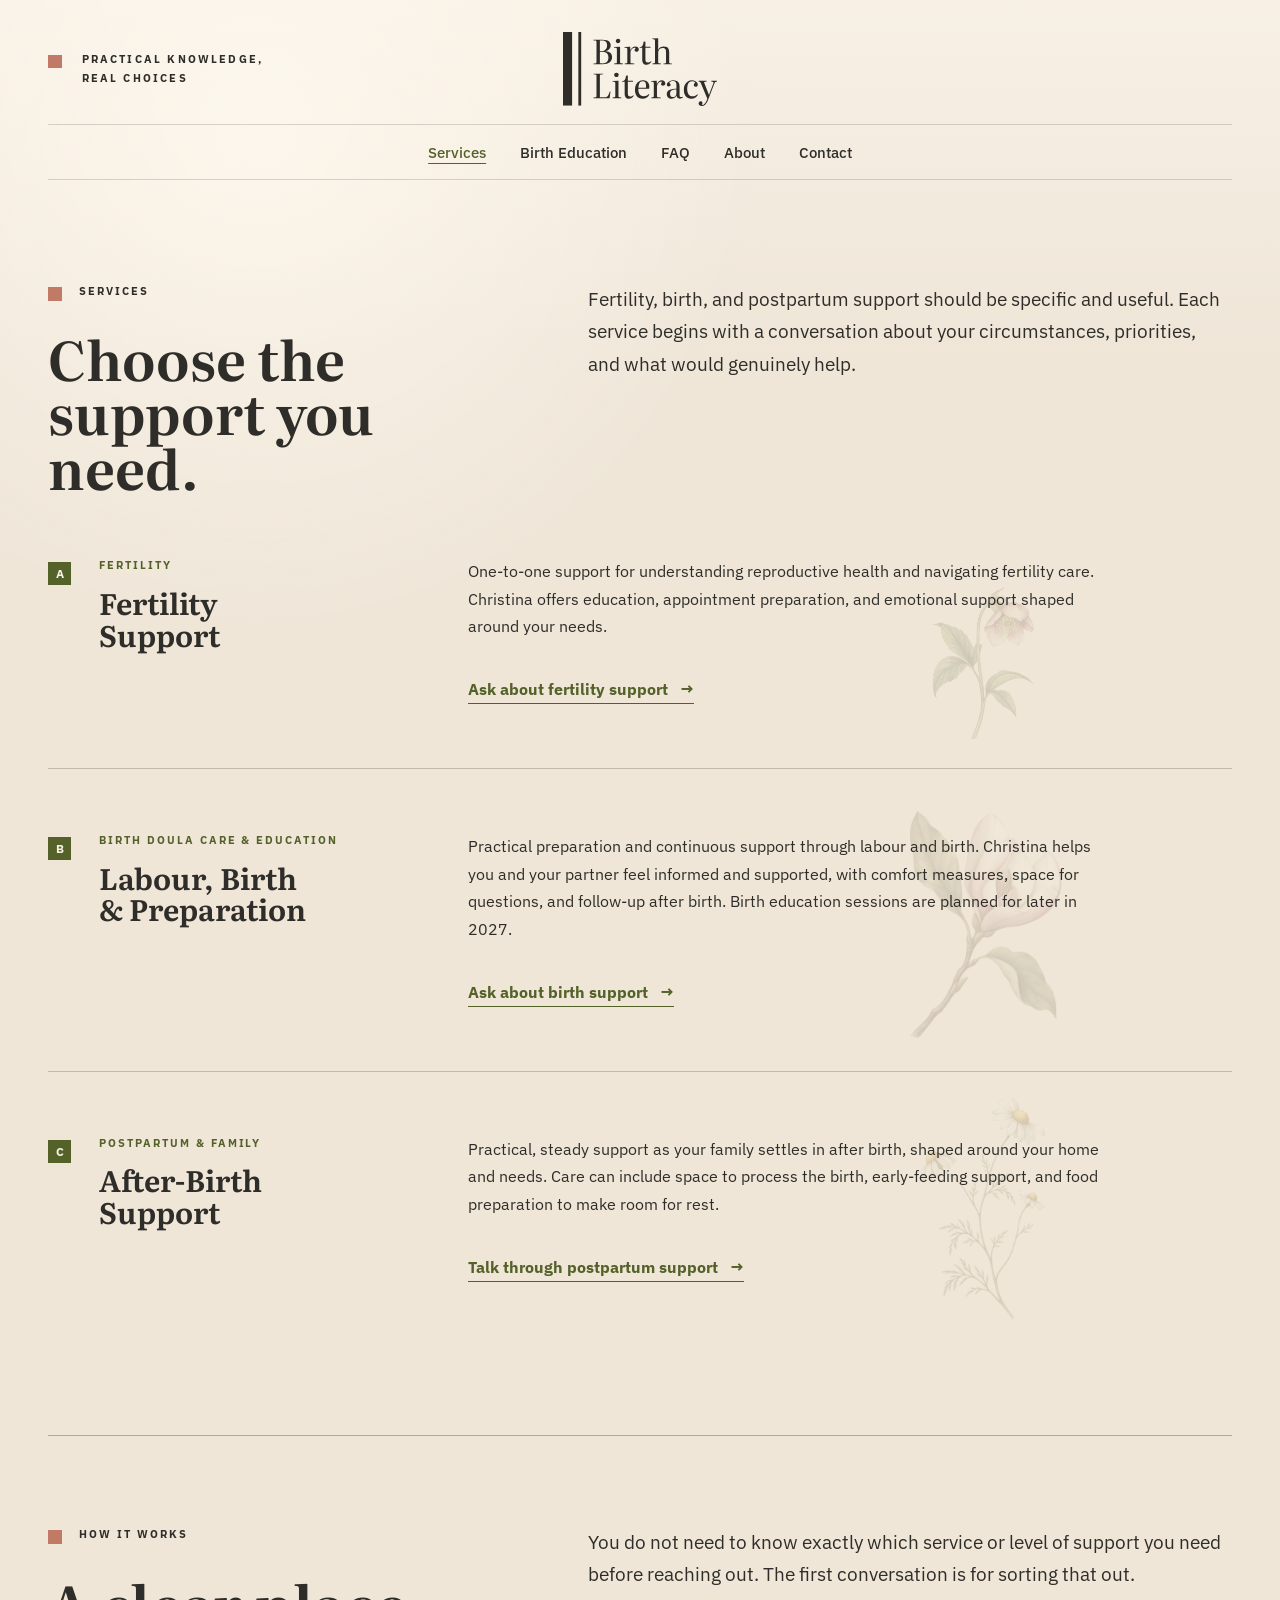
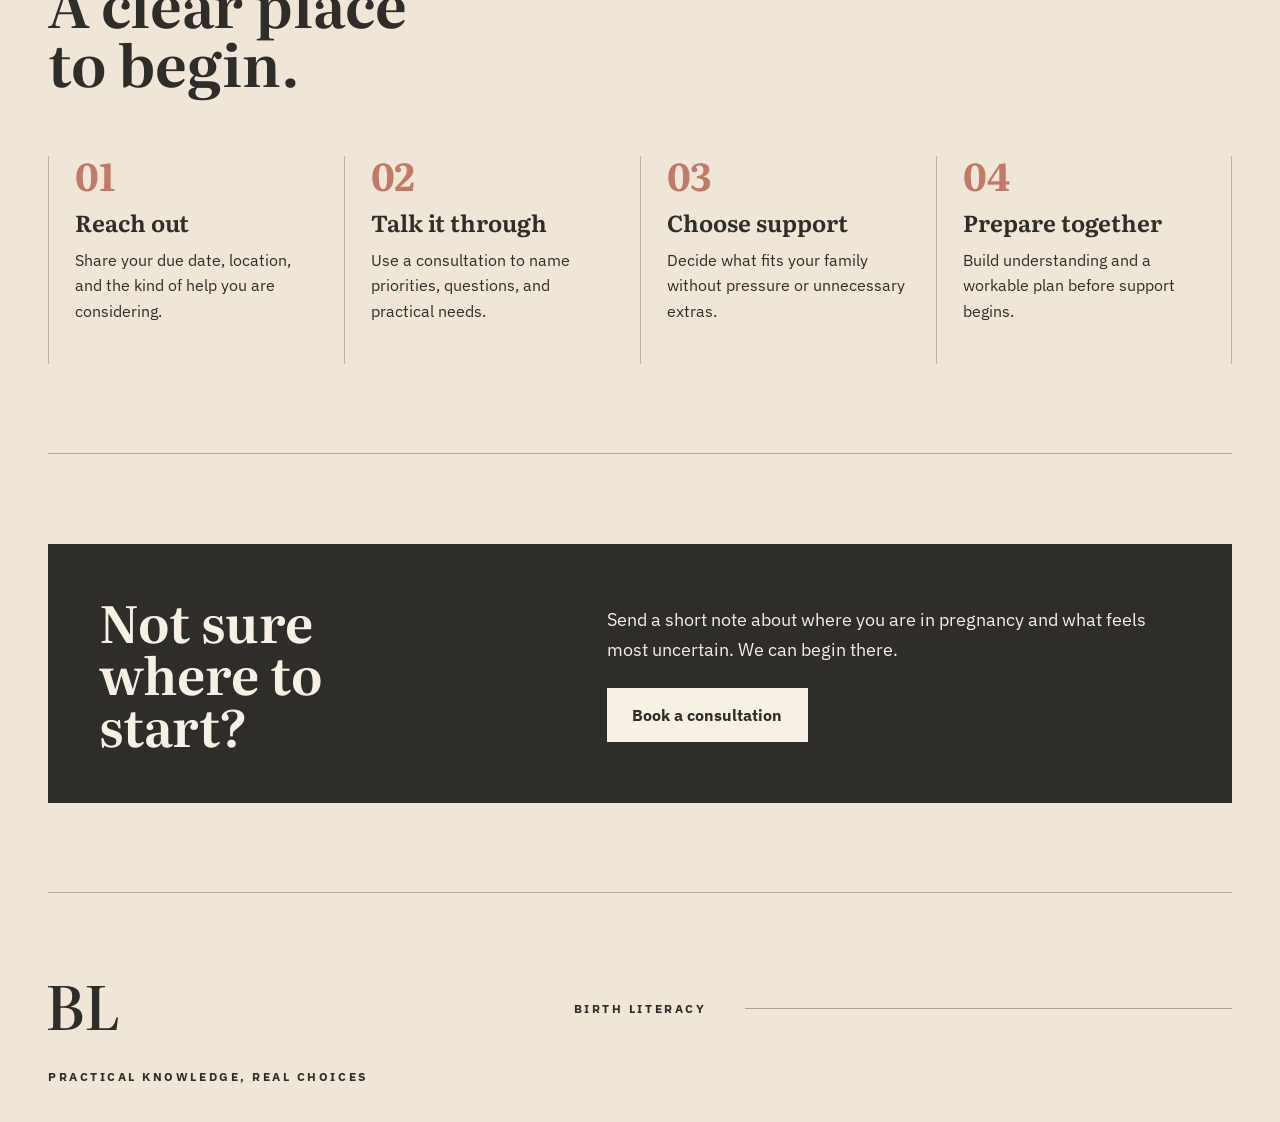
<file: services.html>
<!doctype html>
<html lang="en">
  <head>
    <meta charset="utf-8">
    <meta name="viewport" content="width=device-width, initial-scale=1">
    <meta name="description" content="Explore Birth Literacy fertility, birth doula, birth education, and postpartum support in Elgin, Ontario and surrounding communities.">
    <title>Doula Services | Birth Literacy</title>
    <link rel="preconnect" href="https://fonts.googleapis.com">
    <link rel="preconnect" href="https://fonts.gstatic.com" crossorigin>
    <link href="https://fonts.googleapis.com/css2?family=IBM+Plex+Sans:wght@400;500;600;700&amp;family=Literata:opsz,wght@7..72,500;7..72,600;7..72,700&amp;display=swap" rel="stylesheet">
    <link rel="icon" href="assets/logo-condensed.svg" type="image/svg+xml">
    <link rel="stylesheet" href="styles.css">
  </head>
  <body class="services-page">
    <a class="skip-link" href="#main">Skip to main content</a>

    <header class="site-header" data-header>
      <div class="masthead" aria-label="Birth Literacy">
        <p class="masthead__kicker"><span aria-hidden="true"></span>Practical knowledge,<br>real choices</p>
        <a class="brand" href="index.html" aria-label="Birth Literacy home">
          <img src="assets/logo.svg" width="271" height="131" alt="Birth Literacy">
        </a>
      </div>
      <div class="nav-shell">
        <button class="nav-toggle" type="button" aria-expanded="false" aria-controls="primary-navigation">
          <span class="nav-toggle__lines" aria-hidden="true"></span>
          <span class="nav-toggle__text">Menu</span>
        </button>
        <nav class="primary-nav" id="primary-navigation" aria-label="Primary navigation">
          <a href="services.html" aria-current="page">Services</a>
          <a href="birth-education.html">Birth Education</a>
          <a href="faq.html">FAQ</a>
          <a href="about.html">About</a>
          <a href="contact.html">Contact</a>
        </nav>
      </div>
    </header>

    <main class="page-main" id="main">
      <section class="section-block section-block--first" aria-labelledby="support-options-title">
        <div class="section-heading">
          <div>
            <p class="eyebrow"><span aria-hidden="true"></span>Services</p>
            <h1 class="section-title" id="support-options-title">Choose the support you need.</h1>
          </div>
          <p>Fertility, birth, and postpartum support should be specific and useful. Each service begins with a conversation about your circumstances, priorities, and what would genuinely help.</p>
        </div>

        <article class="service-detail" id="fertility">
          <div class="service-detail__label">
            <span class="letter-marker">A</span>
            <p class="card-label">Fertility</p>
            <h3>Fertility Support</h3>
          </div>
          <div class="service-detail__body">
            <div>
              <p>One-to-one support for understanding reproductive health and navigating fertility care. Christina offers education, appointment preparation, and emotional support shaped around your needs.</p>
              <a class="text-link" href="contact.html">Ask about fertility support <span aria-hidden="true">→</span></a>
            </div>
            <img src="assets/botanical-services-fertility.png" width="800" height="1200" alt="" aria-hidden="true">
          </div>
        </article>

        <article class="service-detail" id="birth-doula">
          <div class="service-detail__label">
            <span class="letter-marker">B</span>
            <p class="card-label">Birth Doula Care &amp; Education</p>
            <h3>Labour, Birth &amp; Preparation</h3>
          </div>
          <div class="service-detail__body">
            <div>
              <p>Practical preparation and continuous support through labour and birth. Christina helps you and your partner feel informed and supported, with comfort measures, space for questions, and follow-up after birth. Birth education sessions are planned for later in 2027.</p>
              <a class="text-link" href="contact.html">Ask about birth support <span aria-hidden="true">→</span></a>
            </div>
            <img src="assets/botanical-services-birth.png" width="800" height="1200" alt="" aria-hidden="true">
          </div>
        </article>

        <article class="service-detail" id="postpartum">
          <div class="service-detail__label">
            <span class="letter-marker">C</span>
            <p class="card-label">Postpartum &amp; Family</p>
            <h3>After-Birth Support</h3>
          </div>
          <div class="service-detail__body">
            <div>
              <p>Practical, steady support as your family settles in after birth, shaped around your home and needs. Care can include space to process the birth, early-feeding support, and food preparation to make room for rest.</p>
              <a class="text-link" href="contact.html">Talk through postpartum support <span aria-hidden="true">→</span></a>
            </div>
            <img src="assets/botanical-services-postpartum.png" width="800" height="1200" alt="" aria-hidden="true">
          </div>
        </article>
      </section>

      <section class="section-block" aria-labelledby="process-title">
        <div class="section-heading">
          <div>
            <p class="eyebrow"><span aria-hidden="true"></span>How it works</p>
            <h2 id="process-title">A clear place to begin.</h2>
          </div>
          <p>You do not need to know exactly which service or level of support you need before reaching out. The first conversation is for sorting that out.</p>
        </div>
        <ol class="process-list">
          <li><strong>01</strong><h3>Reach out</h3><p>Share your due date, location, and the kind of help you are considering.</p></li>
          <li><strong>02</strong><h3>Talk it through</h3><p>Use a consultation to name priorities, questions, and practical needs.</p></li>
          <li><strong>03</strong><h3>Choose support</h3><p>Decide what fits your family without pressure or unnecessary extras.</p></li>
          <li><strong>04</strong><h3>Prepare together</h3><p>Build understanding and a workable plan before support begins.</p></li>
        </ol>
      </section>

      <section class="section-block">
        <div class="callout">
          <h2>Not sure where to start?</h2>
          <div>
            <p>Send a short note about where you are in pregnancy and what feels most uncertain. We can begin there.</p>
            <a class="button button--primary" href="contact.html">Book a consultation</a>
          </div>
        </div>
      </section>
    </main>

    <footer class="site-footer">
      <img src="assets/logo-condensed.svg" width="70" height="44" alt="Birth Literacy">
      <p>Birth Literacy</p><span aria-hidden="true"></span><p>Practical knowledge, real choices</p>
    </footer>
    <script src="script.js"></script>
  </body>
</html>
</file>
<file: styles.css>
:root {
  --ink: #2e2d29;
  --bone: #efe6d8;
  --bone-light: #f7f0e5;
  --bone-deep: #d9cebf;
  --olive: #54622a;
  --olive-dark: #3d4a1f;
  --clay: #c17a66;
  --brass: #a77d36;
  --white: #fffaf1;
  --shadow: 0 18px 48px rgba(46, 45, 41, 0.12);
  --serif: "Literata", Georgia, "Times New Roman", serif;
  --sans: "IBM Plex Sans", Arial, Helvetica, sans-serif;
  --page-pad: clamp(1rem, 4vw, 3rem);
  --rail-width: clamp(2.5rem, 5vw, 4.75rem);
}

*,
*::before,
*::after {
  box-sizing: border-box;
}

html {
  background: var(--bone);
  color: var(--ink);
  font-family: var(--sans);
  scroll-behavior: smooth;
}

@media (prefers-reduced-motion: reduce) {
  html {
    scroll-behavior: auto;
  }

  *,
  *::before,
  *::after {
    animation-duration: 0.01ms !important;
    animation-iteration-count: 1 !important;
    scroll-behavior: auto !important;
    transition-duration: 0.01ms !important;
  }
}

body {
  margin: 0;
  min-width: 320px;
  background:
    radial-gradient(circle at 20% 5%, rgba(255, 250, 241, 0.74), transparent 31rem),
    linear-gradient(180deg, var(--bone-light), var(--bone) 22rem);
  color: var(--ink);
}

body::before {
  position: fixed;
  inset: 0;
  z-index: -1;
  pointer-events: none;
  content: "";
  background-image:
    linear-gradient(rgba(46, 45, 41, 0.025) 1px, transparent 1px),
    linear-gradient(90deg, rgba(46, 45, 41, 0.018) 1px, transparent 1px);
  background-size: 32px 32px;
  mask-image: linear-gradient(to bottom, rgba(0, 0, 0, 0.28), rgba(0, 0, 0, 0.04));
}

img,
svg {
  display: block;
  max-width: 100%;
}

img[src*="botanical-"] {
  mix-blend-mode: multiply;
}

img[src$="botanical-home-education.png"] {
  scale: 0.88;
}

a {
  color: inherit;
}

a:hover {
  color: var(--olive);
}

a:focus-visible,
button:focus-visible,
summary:focus-visible {
  outline: 3px solid var(--clay);
  outline-offset: 4px;
}

.skip-link {
  position: fixed;
  top: 1rem;
  left: 1rem;
  z-index: 20;
  padding: 0.75rem 1rem;
  background: var(--ink);
  color: var(--bone-light);
  font-weight: 700;
  transform: translateY(-150%);
}

.skip-link:focus {
  transform: translateY(0);
}

.site-header {
  position: relative;
  z-index: 10;
  width: min(100%, 1460px);
  margin: 0 auto;
  padding: clamp(1.1rem, 2.5vw, 2.1rem) var(--page-pad) 0;
}

.masthead {
  display: grid;
  grid-template-columns: minmax(9rem, 1fr) minmax(7rem, 12rem) minmax(9rem, 1fr);
  gap: clamp(1rem, 3vw, 3.2rem);
  align-items: center;
  padding: 0 0 clamp(0.75rem, 1.5vw, 1.1rem);
  border-bottom: 1px solid rgba(46, 45, 41, 0.18);
}

.brand {
  justify-self: center;
  width: clamp(7rem, 12vw, 11.5rem);
  text-decoration: none;
}

.brand img {
  width: 100%;
  height: auto;
}

.masthead__kicker {
  display: grid;
  grid-template-columns: auto 1fr;
  gap: 1.25rem;
  align-items: start;
  margin: 0;
  max-width: 18rem;
  color: var(--ink);
  font-size: clamp(0.68rem, 0.85vw, 0.83rem);
  font-weight: 700;
  letter-spacing: 0.2em;
  line-height: 1.75;
  text-transform: uppercase;
}

.masthead__kicker span,
.eyebrow span,
.square-marker {
  width: 0.85rem;
  height: 0.85rem;
  margin-top: 0.28rem;
  background: var(--clay);
}

.nav-shell {
  position: relative;
  padding: 0.55rem 0;
  border-bottom: 1px solid rgba(46, 45, 41, 0.18);
}

.primary-nav {
  display: flex;
  gap: clamp(1rem, 2.4vw, 2.8rem);
  align-items: center;
  justify-content: center;
  min-height: 2.3rem;
}

.primary-nav a:not(.button) {
  padding: 0.35rem 0.1rem;
  font-size: clamp(0.95rem, 1vw, 1.05rem);
  font-weight: 500;
  text-decoration-thickness: 1px;
  text-decoration-color: transparent;
  text-underline-offset: 0.35em;
}

.primary-nav a:not(.button):hover {
  text-decoration-color: currentColor;
}

.primary-nav a[aria-current="page"] {
  color: var(--olive);
  text-decoration-color: currentColor;
}

.nav-toggle {
  display: none;
}

.button {
  display: inline-flex;
  align-items: center;
  justify-content: center;
  min-height: 3.35rem;
  padding: 0.9rem 1.55rem;
  border: 1.5px solid var(--olive);
  border-radius: 0;
  font: 700 1rem/1 var(--sans);
  text-align: center;
  text-decoration: none;
  transition: background 160ms ease, color 160ms ease, border-color 160ms ease, transform 160ms ease;
}

.button:hover {
  transform: translateY(-1px);
}

.button--primary {
  background: var(--olive);
  color: var(--bone-light);
}

.button--primary:hover {
  background: var(--olive-dark);
  color: var(--bone-light);
}

.button--secondary {
  background: transparent;
  color: var(--ink);
}

.button--secondary:hover {
  border-color: var(--ink);
  background: rgba(84, 98, 42, 0.08);
  color: var(--ink);
}

main {
  width: min(100%, 1460px);
  margin: 0 auto;
  padding: 0 var(--page-pad) clamp(2rem, 5vw, 4rem);
}

.hero,
.support-section,
.confidence-section {
  position: relative;
  display: grid;
  gap: clamp(1rem, 3vw, 3.5rem);
}

.hero {
  grid-template-columns: minmax(0, 1fr);
  align-items: center;
  min-height: clamp(22rem, 31vw, 29rem);
  padding: clamp(0.75rem, 1.7vw, 1.8rem) 0 clamp(1rem, 2vw, 2rem);
  padding-inline: clamp(2.25rem, 5vw, 5.5rem);
  overflow: hidden;
  isolation: isolate;
}

.hero__content {
  grid-column: 1;
  position: relative;
  z-index: 2;
  max-width: 38rem;
}

.hero__content .eyebrow {
  margin-bottom: 1.35rem;
}

.eyebrow,
.card-label {
  display: flex;
  gap: 1.1rem;
  align-items: center;
  margin: 0 0 1.9rem;
  color: var(--ink);
  font-size: clamp(0.68rem, 0.8vw, 0.78rem);
  font-weight: 700;
  letter-spacing: 0.18em;
  line-height: 1.45;
  text-transform: uppercase;
}

h1,
h2,
h3 {
  margin: 0;
  font-family: var(--serif);
  font-weight: 650;
  letter-spacing: 0;
}

h1 {
  max-width: 11.5ch;
  font-size: clamp(2.9rem, 4.25vw, 4.25rem);
  line-height: 1;
}

h2 {
  font-size: clamp(2.8rem, 4.5vw, 5rem);
  line-height: 1.02;
}

h3 {
  font-size: clamp(1.75rem, 2.3vw, 2.45rem);
  line-height: 1.08;
}

.measure-mark {
  position: relative;
  width: 8.4rem;
  height: 1.2rem;
  margin: 1.2rem 0 1.25rem;
}

.measure-mark::before,
.measure-mark::after {
  position: absolute;
  top: 50%;
  content: "";
  transform: translateY(-50%);
}

.measure-mark::before {
  left: 0;
  width: 100%;
  height: 1.5px;
  background: var(--brass);
}

.measure-mark::after {
  left: 0;
  width: 0.65rem;
  height: 0.65rem;
  background: var(--brass);
}

.hero__lede,
.support-feature p,
.support-note p,
.principle p,
.about-section p,
.contact-section p {
  font-size: clamp(1rem, 1.18vw, 1.18rem);
  line-height: 1.7;
}

.hero__lede {
  max-width: 30rem;
  margin: 0 0 1.55rem;
}

.actions {
  display: flex;
  flex-wrap: wrap;
  gap: 1rem;
}

.hero__figure {
  position: absolute;
  inset: 0 0 0 auto;
  z-index: 0;
  width: min(48%, 42rem);
  height: 100%;
  margin: 0;
  padding: clamp(0.75rem, 2vw, 1.5rem) 0;
  pointer-events: none;
}

.hero__botanical {
  position: absolute;
  inset: 0;
  width: 100%;
  height: 100%;
  object-fit: contain;
  object-position: right center;
  opacity: 0.36;
}

.hero__image {
  position: absolute;
  right: 0;
  bottom: 0;
  width: 100%;
  height: 100%;
  object-fit: contain;
  object-position: center bottom;
  opacity: 1;
}

.hero__figure figcaption {
  margin-top: 0.9rem;
  color: rgba(46, 45, 41, 0.72);
  font-size: 0.86rem;
  font-weight: 700;
  letter-spacing: 0.14em;
  line-height: 1.4;
  text-transform: uppercase;
}

.index-line,
.site-footer {
  display: grid;
  grid-template-columns: 1fr auto 1fr;
  gap: clamp(1rem, 3vw, 2.5rem);
  align-items: center;
}

.index-line {
  grid-template-columns: 1fr;
  margin: 0 0 clamp(2rem, 5vw, 4.8rem);
}

.index-line span,
.site-footer > span {
  height: 1px;
  background: rgba(46, 45, 41, 0.36);
}

.index-line p,
.site-footer p {
  margin: 0;
  font-size: clamp(0.72rem, 0.85vw, 0.82rem);
  font-weight: 700;
  letter-spacing: 0.22em;
  text-transform: uppercase;
}

.index-line b {
  display: inline-block;
  width: 0.42rem;
  height: 0.42rem;
  margin: 0 1rem 0.12rem;
  border-radius: 999px;
  background: var(--brass);
}

.support-section,
.confidence-section {
  padding: 0 0 clamp(3rem, 6vw, 5.6rem);
  border-bottom: 1px solid rgba(46, 45, 41, 0.32);
}

.support-intro {
  grid-column: 1;
  display: grid;
  grid-template-columns: minmax(15rem, 0.72fr) minmax(30rem, 1.4fr);
  gap: clamp(2rem, 4vw, 4rem);
  align-items: start;
}

.support-intro h2 {
  max-width: 10ch;
}

.support-layout {
  grid-column: 1;
  display: grid;
  grid-template-columns: repeat(4, minmax(0, 1fr));
  gap: clamp(1rem, 2vw, 1.8rem);
  margin-top: clamp(0.5rem, 2vw, 1.5rem);
}

.support-feature,
.support-note {
  position: relative;
  display: grid;
  grid-template-rows: auto auto 1fr auto;
  align-content: start;
  min-height: 19.5rem;
  padding: clamp(4.2rem, 6vw, 5.4rem) clamp(1.15rem, 2vw, 1.8rem) clamp(1.15rem, 2vw, 1.8rem);
  border-left: 1px solid rgba(46, 45, 41, 0.34);
  overflow: hidden;
  isolation: isolate;
}

.support-note {
  align-self: stretch;
  border-right: 1px solid rgba(46, 45, 41, 0.34);
}

.support-layout > :last-child {
  border-right: 1px solid rgba(46, 45, 41, 0.34);
}

.letter-marker {
  position: absolute;
  top: 1.4rem;
  left: 1.4rem;
  display: grid;
  place-items: center;
  width: 1.45rem;
  height: 1.45rem;
  background: var(--olive);
  color: var(--bone-light);
  font-size: 0.75rem;
  font-weight: 700;
  z-index: 3;
}

.support-visual,
.principle__image {
  align-self: start;
  width: 100%;
  aspect-ratio: 1;
  height: auto;
  object-fit: contain;
  opacity: 0.72;
}

.support-visual {
  position: absolute;
  top: 1rem;
  right: 1rem;
  z-index: 0;
  width: clamp(11.5rem, 14vw, 13rem);
  margin: 0;
  opacity: 0.38;
  transform: none;
}

.support-visual--note {
  margin: 0;
  transform: none;
}

.support-feature--fertility .support-visual {
  transform: none;
}

.support-feature--birth .support-visual {
  transform: none;
}

.support-feature--doula .support-visual {
  transform: none;
}

.support-feature .card-label,
.support-feature h3,
.support-feature > p:not(.card-label),
.support-feature .text-link {
  position: relative;
  z-index: 2;
}

.support-feature p,
.support-note p,
.principle p {
  margin: 1rem 0 0;
}

.support-feature .card-label,
.support-note .card-label {
  margin-bottom: 0.65rem;
  color: var(--olive);
  letter-spacing: 0.16em;
}

.text-link {
  display: inline-flex;
  gap: 0.75rem;
  align-items: center;
  margin-top: 1.4rem;
  padding-bottom: 0.25rem;
  border-bottom: 1.5px solid var(--olive);
  color: var(--olive);
  font-weight: 700;
  text-decoration: none;
}

.text-link:hover {
  color: var(--ink);
  border-bottom-color: var(--ink);
}

/* Interior pages */

.page-main {
  padding-top: clamp(1.5rem, 3vw, 3rem);
}

.page-hero {
  position: relative;
  display: block;
  min-height: clamp(22rem, 30vw, 28rem);
  padding: clamp(1.5rem, 3vw, 2.8rem) 0 clamp(3rem, 6vw, 6rem);
  padding-inline: clamp(2.25rem, 5vw, 5.5rem);
  border-bottom: 1px solid rgba(46, 45, 41, 0.32);
  overflow: hidden;
  isolation: isolate;
}

.page-hero__copy {
  position: relative;
  z-index: 2;
  max-width: 39rem;
}

.page-hero h1 {
  max-width: 11ch;
}

.page-hero__lede {
  max-width: 36rem;
  margin: 0;
  font-size: clamp(1.15rem, 1.5vw, 1.45rem);
  line-height: 1.65;
}

.page-hero__figure {
  position: absolute;
  inset: 0 0 0 auto;
  z-index: 0;
  width: min(60%, 46rem);
  height: 100%;
  margin: 0;
  padding: clamp(0.75rem, 2vw, 1.5rem);
  pointer-events: none;
}

.page-hero__figure::before {
  content: none;
}

.page-hero__figure img {
  width: 100%;
  height: 100%;
  object-fit: contain;
  object-position: right center;
  opacity: 0.42;
}

.page-hero__figure figcaption {
  margin-top: 0.9rem;
  color: rgba(46, 45, 41, 0.72);
  font-size: 0.78rem;
  font-weight: 700;
  letter-spacing: 0.14em;
  text-transform: uppercase;
}

.page-hero--compact {
  padding-bottom: clamp(2.5rem, 5vw, 4.5rem);
}

.page-hero--compact .page-hero__figure {
  width: min(58%, 40rem);
}

.education-page {
  padding-top: 0;
}

.education-coming-soon {
  display: flex;
  flex-direction: column;
  justify-content: center;
  max-width: 48rem;
  min-height: clamp(26rem, 56vh, 38rem);
  margin-left: clamp(2.25rem, 5vw, 5.5rem);
  padding: clamp(4rem, 10vw, 8rem) 0;
  border-bottom: 1px solid rgba(46, 45, 41, 0.32);
}

.education-coming-soon h1 {
  max-width: 10ch;
}

.education-coming-soon__lede {
  max-width: 39rem;
  margin: 0;
  font-size: clamp(1.15rem, 1.5vw, 1.45rem);
  line-height: 1.65;
}

.education-coming-soon > p:not(.eyebrow):not(.education-coming-soon__lede) {
  margin: 1.1rem 0 0;
  color: rgba(46, 45, 41, 0.76);
}

.education-coming-soon .text-link {
  align-self: flex-start;
}

.section-block {
  padding: clamp(3.2rem, 7vw, 7rem) 0;
  border-bottom: 1px solid rgba(46, 45, 41, 0.32);
}

.section-block--first {
  padding-top: clamp(2.5rem, 5vw, 4.8rem);
}

.section-title {
  max-width: 10.5ch;
}

.section-heading {
  display: grid;
  grid-template-columns: minmax(15rem, 0.72fr) minmax(20rem, 1fr);
  gap: clamp(2rem, 6vw, 7rem);
  align-items: start;
  margin-bottom: clamp(2.2rem, 5vw, 4.6rem);
}

.section-heading h2 {
  max-width: 10.5ch;
}

.section-heading > p {
  max-width: 43rem;
  margin: 0;
  font-size: clamp(1.15rem, 1.5vw, 1.45rem);
  line-height: 1.7;
}

.service-detail {
  display: grid;
  grid-template-columns: minmax(13rem, 0.62fr) minmax(20rem, 1.38fr);
  gap: clamp(2rem, 6vw, 7rem);
  padding: clamp(2.8rem, 5vw, 5rem) 0;
  border-top: 1px solid rgba(46, 45, 41, 0.24);
  scroll-margin-top: 2rem;
}

.service-detail:first-of-type {
  border-top: 0;
  padding-top: 0;
}

.service-detail__label {
  position: relative;
  padding-left: 3.2rem;
}

.service-detail__label .letter-marker {
  top: 0.25rem;
  left: 0;
}

.service-detail__label .card-label {
  margin-bottom: 0.8rem;
  color: var(--olive);
}

.service-detail__label h3 {
  max-width: 12ch;
}

.service-detail__body {
  position: relative;
  display: block;
  padding-right: clamp(5rem, 12vw, 10rem);
  isolation: isolate;
}

.service-detail__body > div {
  position: relative;
  z-index: 2;
}

.service-detail__body > div > p:first-child,
.editorial-copy > p:first-child {
  margin-top: 0;
}

.service-detail__body p,
.editorial-copy p,
.resource-entry p,
.faq-list p,
.contact-panel p {
  font-size: clamp(1rem, 1.18vw, 1.18rem);
  line-height: 1.72;
}

.service-note {
  margin-top: 1.5rem;
  color: var(--olive);
}

.service-detail__body img {
  position: absolute;
  top: 0;
  right: 0;
  z-index: 0;
  width: clamp(9rem, 13vw, 11rem);
  height: clamp(9rem, 13vw, 11rem);
  object-fit: contain;
  object-position: center;
  opacity: 0.38;
  transform: none;
}

.services-page .service-detail {
  position: relative;
  overflow: hidden;
  isolation: isolate;
}

.services-page .service-detail__label,
.services-page .service-detail__body > div {
  position: relative;
  z-index: 2;
}

.services-page .service-detail__body {
  position: static;
  padding-right: clamp(4rem, 10vw, 8rem);
}

.services-page .service-detail__body img {
  top: 0;
  right: 0;
  width: min(42%, 36rem);
  height: 100%;
  padding: clamp(1rem, 2vw, 2rem);
  opacity: 0.2;
  transform: none;
}

.services-page .service-detail:nth-of-type(even) .service-detail__body img {
  right: 0;
  transform: none;
}

.plain-list,
.check-list {
  margin: 1.5rem 0 0;
  padding: 0;
  list-style: none;
}

.plain-list li,
.check-list li {
  position: relative;
  padding: 0.75rem 0 0.75rem 1.5rem;
  border-top: 1px solid rgba(46, 45, 41, 0.18);
  line-height: 1.55;
}

.plain-list li::before,
.check-list li::before {
  position: absolute;
  top: 1.25rem;
  left: 0;
  width: 0.45rem;
  height: 0.45rem;
  background: var(--brass);
  content: "";
}

.process-list {
  display: grid;
  grid-template-columns: repeat(4, minmax(0, 1fr));
  margin: 0;
  padding: 0;
  list-style: none;
}

.process-list li {
  min-height: 13rem;
  padding: 0 clamp(1rem, 2vw, 2rem);
  border-left: 1px solid rgba(46, 45, 41, 0.28);
}

.process-list li:last-child {
  border-right: 1px solid rgba(46, 45, 41, 0.28);
}

.process-list strong {
  display: block;
  margin-bottom: 1rem;
  color: var(--clay);
  font-family: var(--serif);
  font-size: clamp(2rem, 3vw, 3.2rem);
  line-height: 1;
}

.process-list h3 {
  font-size: clamp(1.35rem, 1.8vw, 1.8rem);
}

.process-list p {
  margin: 0.8rem 0 0;
  line-height: 1.6;
}

.topic-ledger,
.resource-list {
  border-top: 1px solid rgba(46, 45, 41, 0.34);
}

.topic-row,
.resource-entry {
  display: grid;
  grid-template-columns: 5rem minmax(15rem, 0.78fr) minmax(20rem, 1fr);
  gap: clamp(1rem, 4vw, 4rem);
  padding: clamp(1.8rem, 3vw, 3rem) 0;
  border-bottom: 1px solid rgba(46, 45, 41, 0.28);
}

.topic-row__number,
.resource-entry__number {
  margin: 0;
  color: var(--clay);
  font-family: var(--serif);
  font-size: clamp(2rem, 3.4vw, 3.5rem);
  line-height: 1;
}

.topic-row h3,
.resource-entry h2 {
  font-size: clamp(1.6rem, 2.5vw, 2.6rem);
}

.topic-row p,
.resource-entry p {
  margin: 0;
}

.callout {
  display: grid;
  grid-template-columns: minmax(16rem, 0.75fr) minmax(20rem, 1fr);
  gap: clamp(2rem, 6vw, 7rem);
  align-items: center;
  padding: clamp(2rem, 4vw, 4rem);
  background: var(--ink);
  color: var(--bone-light);
}

.callout h2 {
  max-width: 11ch;
  font-size: clamp(2.3rem, 4vw, 4.2rem);
}

.callout p {
  max-width: 42rem;
  margin: 0 0 1.5rem;
  font-size: clamp(1.1rem, 1.4vw, 1.35rem);
  line-height: 1.65;
}

.callout .button--primary {
  border-color: var(--bone-light);
  background: var(--bone-light);
  color: var(--ink);
}

.callout .button--primary:hover {
  border-color: var(--clay);
  background: var(--clay);
  color: var(--ink);
}

.resource-entry {
  grid-template-columns: 5rem minmax(16rem, 0.82fr) minmax(20rem, 1fr);
}

.resource-entry__body p + p {
  margin-top: 1rem;
}

.resource-entry blockquote {
  margin: 1.5rem 0 0;
  padding: 1rem 0 1rem 1.5rem;
  border-left: 0.45rem solid var(--brass);
  font-family: var(--serif);
  font-size: clamp(1.2rem, 1.8vw, 1.65rem);
  line-height: 1.5;
}

.faq-list {
  max-width: 56rem;
  margin-left: auto;
}

.faq-list details {
  border-top: 1px solid rgba(46, 45, 41, 0.3);
}

.faq-list details:last-child {
  border-bottom: 1px solid rgba(46, 45, 41, 0.3);
}

.faq-list summary {
  display: flex;
  gap: 1rem;
  align-items: center;
  justify-content: space-between;
  padding: 1.35rem 3rem 1.35rem 0;
  cursor: pointer;
  font-family: var(--serif);
  font-size: clamp(1.25rem, 2vw, 1.8rem);
  font-weight: 650;
}

.faq-tags {
  display: inline-flex;
  flex: 0 0 auto;
  flex-wrap: wrap;
  gap: 0.4rem;
  justify-content: flex-end;
}

.faq-tags > span {
  padding: 0.35rem 0.55rem;
  border: 1px solid rgba(84, 98, 42, 0.52);
  color: var(--olive-dark);
  font: 700 0.65rem/1 var(--sans);
  letter-spacing: 0.08em;
  text-transform: uppercase;
}

.faq-list details p {
  max-width: 46rem;
  margin: 0;
  padding: 0 0 1.5rem;
}

.about-profile {
  display: grid;
  grid-template-columns: minmax(14rem, 0.65fr) minmax(22rem, 1fr);
  gap: clamp(2rem, 6vw, 7rem);
}

.about-profile__aside {
  position: relative;
  padding-right: clamp(1rem, 3vw, 3rem);
  border-right: 1px solid rgba(46, 45, 41, 0.3);
  overflow: visible;
  isolation: isolate;
}

.about-profile__aside .about-profile__portrait {
  display: block;
  width: min(100%, 22rem);
  height: min(27.5rem, 125vw);
  margin: 0 auto 2rem;
  padding: 0;
  border: 1px solid rgba(46, 45, 41, 0.28);
  object-fit: cover;
  object-position: 50% 30%;
  opacity: 1;
  transform: none;
}

.about-profile__aside .card-label {
  position: relative;
  z-index: 2;
  margin-top: 1.2rem;
  color: var(--olive);
}

.about-profile__aside > p:last-child {
  position: relative;
  z-index: 2;
}

.editorial-copy {
  max-width: 47rem;
}

.editorial-copy h2 {
  max-width: 12ch;
  margin-bottom: 1.6rem;
}

.values-ledger {
  display: grid;
  grid-template-columns: repeat(2, minmax(0, 1fr));
  border-top: 1px solid rgba(46, 45, 41, 0.3);
  border-left: 1px solid rgba(46, 45, 41, 0.3);
}

.value-item {
  min-height: 15rem;
  padding: clamp(1.5rem, 3vw, 3rem);
  border-right: 1px solid rgba(46, 45, 41, 0.3);
  border-bottom: 1px solid rgba(46, 45, 41, 0.3);
}

.value-item .card-label {
  color: var(--clay);
}

.value-item h3 {
  font-size: clamp(1.5rem, 2.2vw, 2.2rem);
}

.value-item p {
  margin: 1rem 0 0;
  line-height: 1.65;
}

.contact-grid {
  display: grid;
  grid-template-columns: repeat(2, minmax(0, 1fr));
  gap: clamp(2rem, 7vw, 8rem);
  align-items: start;
}

.contact-panel {
  container-type: inline-size;
  padding: clamp(1.5rem, 3vw, 3rem);
  border: 1px solid rgba(46, 45, 41, 0.34);
  background: rgba(255, 250, 241, 0.34);
}

.contact-panel h2 {
  max-width: 10ch;
  font-size: clamp(2rem, 3.3vw, 3.4rem);
}

.contact-panel .email-link {
  display: inline-block;
  margin-top: 1.25rem;
}

.contact-direct {
  max-width: 38rem;
  padding: clamp(1.5rem, 3vw, 3rem) 0;
}

.contact-direct h2 {
  max-width: 10ch;
  font-size: clamp(2rem, 3.3vw, 3.4rem);
}

.contact-direct p:not(.eyebrow) {
  margin: 1.25rem 0 1.5rem;
  font-size: clamp(1rem, 1.18vw, 1.18rem);
  line-height: 1.72;
}

.confidence-section {
  grid-template-columns: minmax(0, 1fr);
  padding-top: clamp(2.6rem, 5vw, 4.6rem);
}

.section-anchor {
  position: absolute;
  top: -1rem;
}

.confidence-heading {
  grid-column: 1;
  max-width: 42rem;
}

.principles {
  grid-column: 1;
  display: grid;
  grid-template-columns: repeat(3, minmax(0, 1fr));
  gap: clamp(1rem, 2.2vw, 2.4rem);
  margin-top: clamp(1.5rem, 3vw, 2.6rem);
}

.principle {
  display: grid;
  grid-template-columns: auto minmax(5.5rem, 7.25rem) minmax(0, 1fr);
  gap: clamp(0.8rem, 1.5vw, 1.4rem);
  min-height: 12rem;
  padding-left: clamp(0rem, 1.2vw, 1rem);
  border-left: 1px solid rgba(46, 45, 41, 0.28);
}

.principle:first-child {
  border-left-color: transparent;
  padding-left: 0;
}

.principle__number {
  margin: 0 !important;
  color: var(--clay);
  font-family: var(--serif);
  font-size: clamp(2rem, 3.4vw, 3.5rem) !important;
  line-height: 1 !important;
}

.principle h3 {
  font-size: clamp(1.45rem, 2vw, 2rem);
}

.about-section,
.contact-section {
  display: grid;
  grid-template-columns: minmax(16rem, 0.72fr) minmax(20rem, 1fr);
  gap: clamp(2rem, 6vw, 7rem);
  padding: clamp(3rem, 6vw, 6rem) 0;
  border-bottom: 1px solid rgba(46, 45, 41, 0.32);
}

.about-section p,
.contact-copy p {
  max-width: 44rem;
  margin: 0;
  font-size: clamp(1.2rem, 1.5vw, 1.55rem);
  line-height: 1.7;
}

.about-section .eyebrow,
.contact-section .eyebrow {
  margin-bottom: 1.2rem;
}

.about-section h2,
.contact-section h2 {
  max-width: 10.5ch;
}

.contact-section {
  align-items: start;
  border-bottom: 0;
}

.contact-copy p {
  margin-top: 1.4rem;
}

.contact-card {
  position: relative;
  display: block;
  min-height: clamp(18rem, 25vw, 23rem);
  border-left: 1px solid rgba(46, 45, 41, 0.34);
  padding: clamp(2rem, 4vw, 4rem) clamp(1.2rem, 2.6vw, 2.6rem);
  overflow: hidden;
  isolation: isolate;
}

.contact-card img {
  position: absolute;
  inset: 0 0 0 auto;
  z-index: 0;
  width: 72%;
  height: 100%;
  padding: 1rem;
  object-fit: contain;
  object-position: right center;
  opacity: 0.32;
}

.contact-card__body {
  container-type: inline-size;
  position: relative;
  z-index: 2;
  display: flex;
  flex-direction: column;
  max-width: 30rem;
  min-width: 0;
}

.contact-card__body .card-label {
  margin-bottom: 0.75rem;
  color: var(--olive);
}

.email-link {
  color: var(--ink);
  font-family: var(--serif);
  font-size: clamp(0.875rem, 1.8vw, 1.8rem);
  font-size: clamp(0.875rem, 6cqi, 1.8rem);
  font-weight: 650;
  line-height: 1.05;
  overflow-wrap: anywhere;
  text-decoration-color: var(--clay);
  text-decoration-thickness: 0.08em;
  text-underline-offset: 0.12em;
}

.email-link:hover {
  color: var(--olive);
}

.site-footer {
  width: min(100%, 1460px);
  margin: 0 auto;
  padding: 1.8rem var(--page-pad) 2.4rem;
}

.site-footer img {
  width: 4.4rem;
  height: auto;
}

@media (max-width: 1120px) {
  .masthead {
    grid-template-columns: 1fr;
    justify-items: center;
    text-align: center;
  }

  .masthead__kicker {
    display: none;
  }

  .hero__figure {
    right: 0;
    width: min(54%, 36rem);
  }

  .support-intro {
    grid-template-columns: 1fr;
  }

  .support-layout {
    grid-template-columns: repeat(2, minmax(0, 1fr));
  }

  .support-layout > :nth-child(2) {
    border-right: 1px solid rgba(46, 45, 41, 0.34);
  }

  .principles,
  .about-section,
  .contact-section {
    grid-template-columns: 1fr;
  }

  .process-list {
    grid-template-columns: repeat(2, minmax(0, 1fr));
  }

  .process-list li:nth-child(3) {
    border-top: 1px solid rgba(46, 45, 41, 0.28);
    padding-top: 2rem;
  }

  .process-list li:nth-child(4) {
    border-top: 1px solid rgba(46, 45, 41, 0.28);
    border-right: 1px solid rgba(46, 45, 41, 0.28);
    padding-top: 2rem;
  }
}

@media (max-width: 820px) {
  :root {
    --page-pad: 1rem;
    --rail-width: 0rem;
  }

  .site-header {
    padding-top: 0.75rem;
  }

  .masthead {
    padding-bottom: 0.75rem;
  }

  .brand {
    width: min(10rem, 52vw);
  }

  .nav-shell {
    display: flex;
    justify-content: center;
    padding: 0.6rem 0;
  }

  .nav-toggle {
    display: inline-flex;
    gap: 0.7rem;
    align-items: center;
    min-height: 2.75rem;
    padding: 0.75rem 1rem;
    border: 1.5px solid var(--ink);
    background: transparent;
    color: var(--ink);
    font: 700 0.9rem/1 var(--sans);
    letter-spacing: 0.12em;
    text-transform: uppercase;
  }

  .nav-toggle__lines {
    position: relative;
    width: 1.1rem;
    height: 0.75rem;
  }

  .nav-toggle__lines::before,
  .nav-toggle__lines::after {
    position: absolute;
    left: 0;
    width: 100%;
    height: 2px;
    background: currentColor;
    content: "";
  }

  .nav-toggle__lines::before {
    top: 0.1rem;
  }

  .nav-toggle__lines::after {
    bottom: 0.1rem;
  }

  .primary-nav {
    position: absolute;
    top: calc(100% - 1px);
    right: 0;
    left: 0;
    display: none;
    flex-direction: column;
    align-items: stretch;
    gap: 0;
    padding: 0.6rem;
    border: 1px solid rgba(46, 45, 41, 0.36);
    background: var(--bone-light);
    box-shadow: var(--shadow);
  }

  .site-header.is-open .primary-nav {
    display: flex;
  }

  .primary-nav a:not(.button),
  .primary-nav .button {
    width: 100%;
    justify-content: center;
    padding: 0.95rem 1rem;
  }

  .hero,
  .support-section,
  .confidence-section,
  .page-hero {
    display: block;
  }

  .hero {
    min-height: 0;
    padding: 1.35rem 0 0;
  }

  .education-coming-soon {
    margin-left: 0;
  }

  h1 {
    max-width: 10ch;
    font-size: clamp(2.2rem, 9.6vw, 2.9rem);
    line-height: 1.02;
  }

  h2 {
    font-size: clamp(2.45rem, 12vw, 4rem);
  }

  .hero__figure {
    position: relative;
    inset: auto;
    width: 100%;
    height: clamp(23rem, 118vw, 35rem);
    margin: 2rem 0 0;
    padding: 0;
  }

  .hero__image {
    bottom: -0.4rem;
    height: 100%;
    object-position: center bottom;
    opacity: 1;
  }

  .hero__botanical {
    object-position: center;
    opacity: 0.3;
  }

  .index-line {
    grid-template-columns: 1fr;
    justify-items: center;
    margin-top: 0;
    text-align: center;
  }

  .index-line p {
    display: flex;
    flex-wrap: wrap;
    justify-content: center;
    gap: 0.45rem 0.75rem;
    width: 100%;
    letter-spacing: 0.16em;
  }

  .index-line b {
    margin: 0 0 0.12rem;
  }

  .index-line span {
    width: 100%;
  }

  .support-layout,
  .principles {
    display: grid;
    grid-template-columns: 1fr;
  }

  .support-feature,
  .support-note,
  .support-feature--birth,
  .support-feature--doula {
    grid-column: auto;
    grid-row: auto;
  }

  .support-note {
    border-right: 0;
  }

  .support-feature {
    min-height: 0;
  }

  .support-layout > :last-child {
    border-right: 0;
  }

  .support-layout > :nth-child(2) {
    border-right: 0;
  }

  .page-main {
    padding-top: 0;
  }

  .page-hero {
    min-height: 0;
    padding: 1.35rem 0 3rem;
  }

  .page-hero__figure {
    inset: 0 0 0 auto;
    width: 90%;
    height: 100%;
    margin: 0;
    padding: 0.75rem 0;
  }

  .page-hero__figure img {
    height: 100%;
    object-position: right bottom;
    opacity: 0.28;
  }

  .section-heading,
  .service-detail,
  .service-detail__body,
  .callout,
  .about-profile,
  .contact-grid {
    grid-template-columns: 1fr;
  }

  .service-detail__body {
    padding-right: 4.5rem;
  }

  .service-detail__body img {
    top: 0;
    right: 0;
    width: 9rem;
    height: 9rem;
    opacity: 0.3;
  }

  .services-page .service-detail__body {
    padding-right: 2.5rem;
  }

  .services-page .service-detail__body img,
  .services-page .service-detail:nth-of-type(even) .service-detail__body img {
    top: 0;
    right: 0;
    width: min(82vw, 24rem);
    height: 100%;
    padding: 0.75rem;
    opacity: 0.17;
    transform: none;
  }

  .topic-row,
  .resource-entry {
    grid-template-columns: 3.5rem 1fr;
  }

  .topic-row > p:last-child,
  .resource-entry__body {
    grid-column: 2;
  }

  .about-profile__aside {
    padding-right: 0;
    padding-bottom: 2rem;
    border-right: 0;
    border-bottom: 1px solid rgba(46, 45, 41, 0.3);
  }

  .about-profile__aside .about-profile__portrait {
    width: min(100%, 22rem);
    height: min(27.5rem, 125vw);
    margin: 0 auto 2rem;
  }

  .values-ledger {
    grid-template-columns: 1fr;
  }

  .faq-list {
    margin-left: 0;
  }

  .faq-list summary {
    align-items: flex-start;
    padding-right: 0;
  }

  .principle,
  .principle:first-child {
    grid-template-columns: auto minmax(5.5rem, 7rem) 1fr;
    padding: 1.2rem 0 1.2rem 0;
    border-top: 1px solid rgba(46, 45, 41, 0.28);
    border-left: 0;
  }

  .about-section,
  .contact-section {
    padding: 3rem 0;
  }

  .contact-card {
    min-height: 18rem;
    padding: 2.5rem 1rem;
    border-left: 0;
  }

  .contact-card img {
    inset: 0 0 0 auto;
    width: 90%;
    height: 100%;
    padding: 0.75rem;
    aspect-ratio: auto;
    opacity: 0.25;
  }

  .site-footer {
    grid-template-columns: 1fr;
    justify-items: center;
    text-align: center;
  }

  .site-footer > span {
    width: 100%;
  }
}

@media (max-width: 520px) {
  .eyebrow,
  .card-label {
    gap: 0.75rem;
    font-size: 0.62rem;
    letter-spacing: 0.12em;
  }

  .index-line p {
    font-size: 0.62rem;
    letter-spacing: 0.1em;
  }

  .actions {
    display: grid;
  }

  .button {
    width: 100%;
  }

  .hero__figure figcaption {
    font-size: 0.76rem;
  }

  .support-visual {
    top: 0.75rem;
    right: 0.75rem;
    width: 12rem;
    margin: 0;
    opacity: 0.32;
  }

  .principle {
    display: block;
  }

  .principle__image {
    width: min(100%, 13rem);
    margin: 0 0 1rem;
  }

  .principle__number {
    margin-bottom: 0.75rem !important;
  }

  .principle h3 {
    font-size: 1.35rem;
  }

  .process-list {
    grid-template-columns: 1fr;
  }

  .faq-list summary {
    display: grid;
  }

  .faq-tags {
    justify-content: flex-start;
  }

  .process-list li,
  .process-list li:nth-child(3),
  .process-list li:nth-child(4) {
    min-height: 0;
    padding: 1.5rem 0;
    border-top: 1px solid rgba(46, 45, 41, 0.28);
    border-right: 0;
    border-left: 0;
  }

  .topic-row,
  .resource-entry {
    display: block;
  }

  .topic-row__number,
  .resource-entry__number {
    margin-bottom: 1rem;
  }

  .topic-row h3,
  .resource-entry h2 {
    margin-bottom: 1rem;
  }
}
</file>
